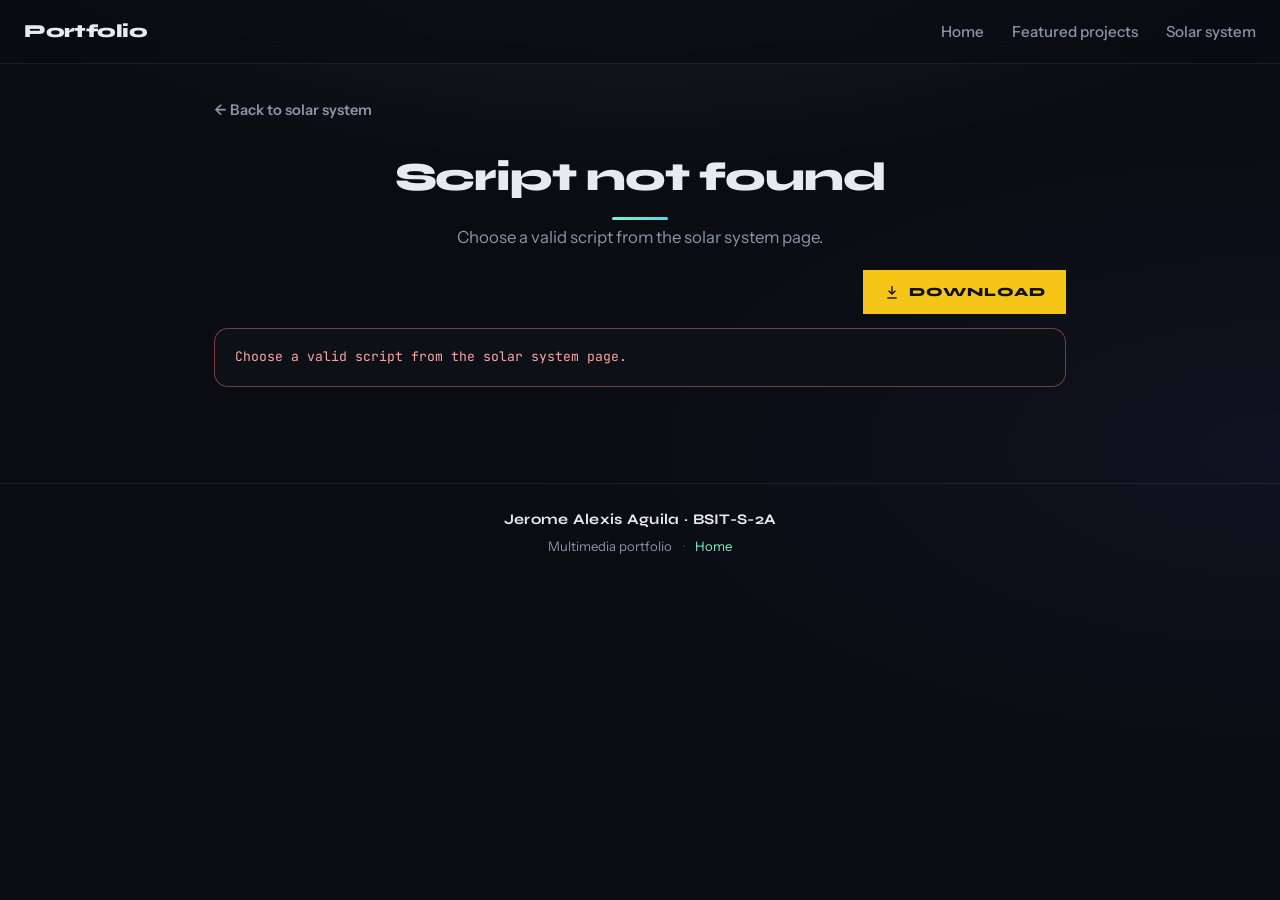
<file: code-view.html>
<!DOCTYPE html>
<html lang="en">
  <head>
    <meta charset="UTF-8" />
    <meta name="viewport" content="width=device-width, initial-scale=1.0" />
    <title>Python script | Multimedia Portfolio</title>
    <link rel="stylesheet" href="styles.css" />
    <link rel="stylesheet" href="project-pages.css" />
    <link rel="preconnect" href="https://fonts.googleapis.com" />
    <link rel="preconnect" href="https://fonts.gstatic.com" crossorigin />
    <link
      href="https://fonts.googleapis.com/css2?family=Instrument+Sans:ital,wght@0,400..700;1,400..700&family=JetBrains+Mono:wght@400;500&family=Syne:wght@600;700;800&display=swap"
      rel="stylesheet"
    />
  </head>
  <body>
    <header class="site-header">
      <a href="index.html" class="logo">Portfolio</a>
      <nav class="nav" aria-label="Primary">
        <a href="index.html#home">Home</a>
        <a href="index.html#portfolio">Featured projects</a>
        <a href="solar-system.html">Solar system</a>
      </nav>
      <button type="button" class="nav-toggle" aria-expanded="false" aria-controls="mobile-nav" aria-label="Open menu">
        <span></span><span></span><span></span>
      </button>
    </header>

    <div id="mobile-nav" class="mobile-nav" hidden>
      <a href="index.html#home">Home</a>
      <a href="index.html#portfolio">Featured projects</a>
      <a href="solar-system.html">Solar system</a>
    </div>

    <main class="section project-page-main code-view-main">
      <a href="solar-system.html" class="project-back">← Back to solar system</a>

      <h1 class="project-page-title" id="code-title">Python script</h1>
      <p class="code-view-lede" id="code-lede">Loading script…</p>

      <div class="code-view-toolbar">
        <a class="script-btn script-btn-download" id="code-download" href="#" download hidden>
          <svg viewBox="0 0 24 24" fill="none" stroke="currentColor" stroke-width="2" aria-hidden="true">
            <path d="M12 3v12"></path>
            <path d="M7 10l5 5 5-5"></path>
            <path d="M5 21h14"></path>
          </svg>
          Download
        </a>
      </div>

      <pre class="code-view-panel" id="code-panel" aria-live="polite"><code id="code-content"></code></pre>
    </main>

    <footer class="site-footer">
      <p class="site-footer-credits">Jerome Alexis Aguila · BSIT-S-2A</p>
      <p class="site-footer-meta">
        <span>Multimedia portfolio</span>
        <span class="sep" aria-hidden="true">·</span>
        <a href="index.html">Home</a>
      </p>
    </footer>

    <script src="script.js"></script>
    <script src="code-view.js"></script>
  </body>
</html>
</file>
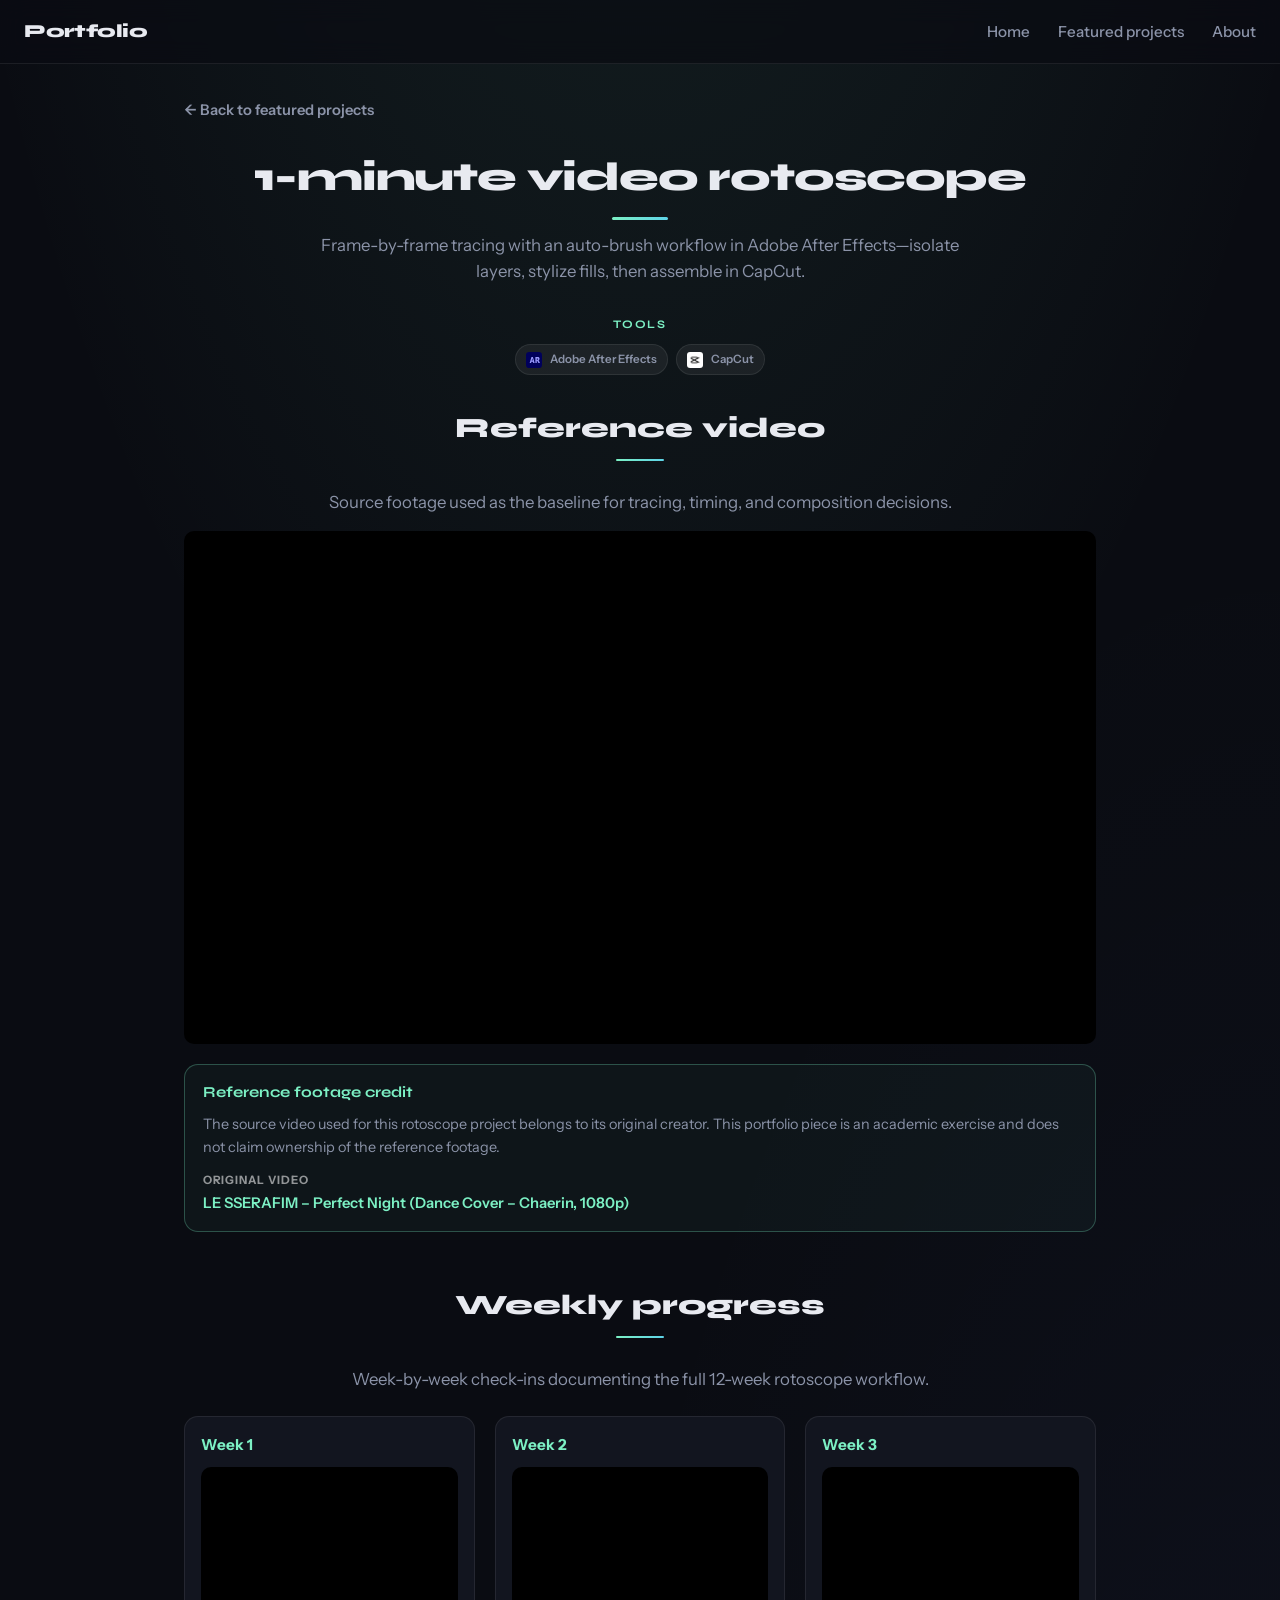
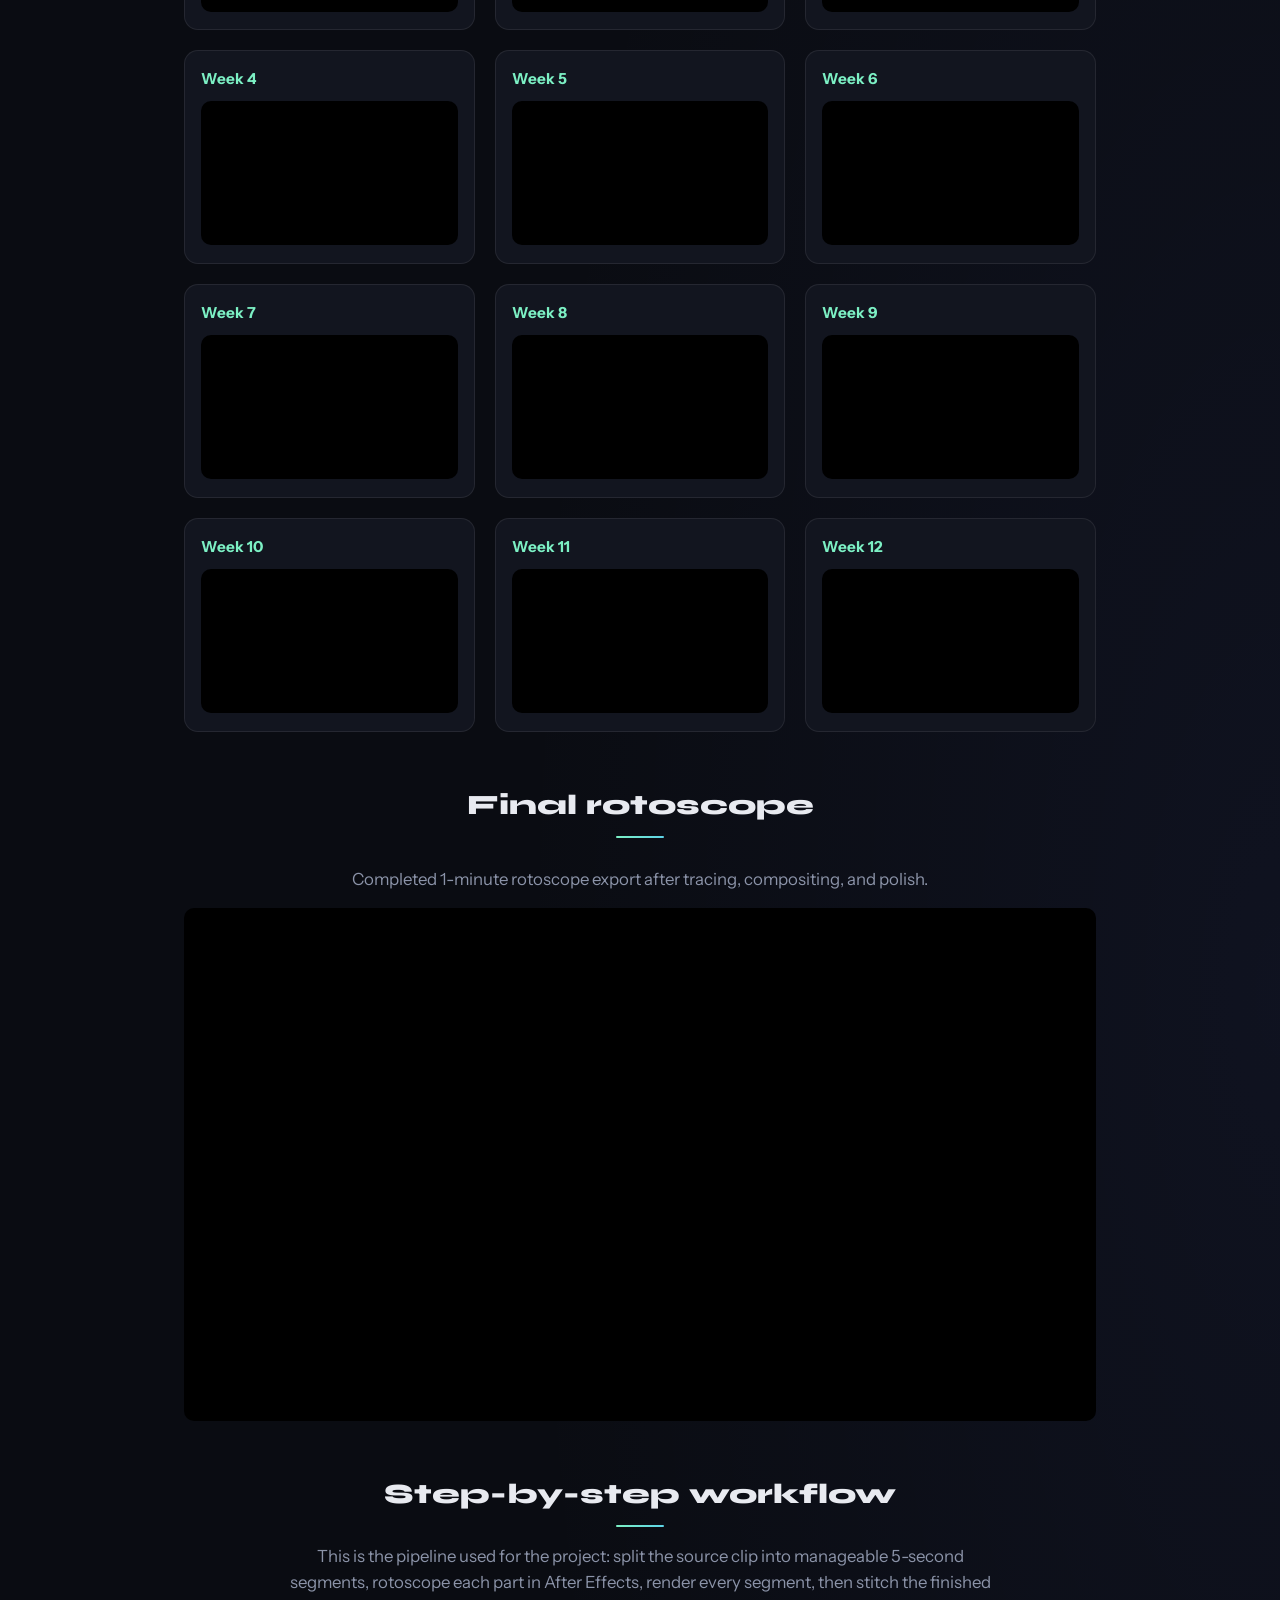
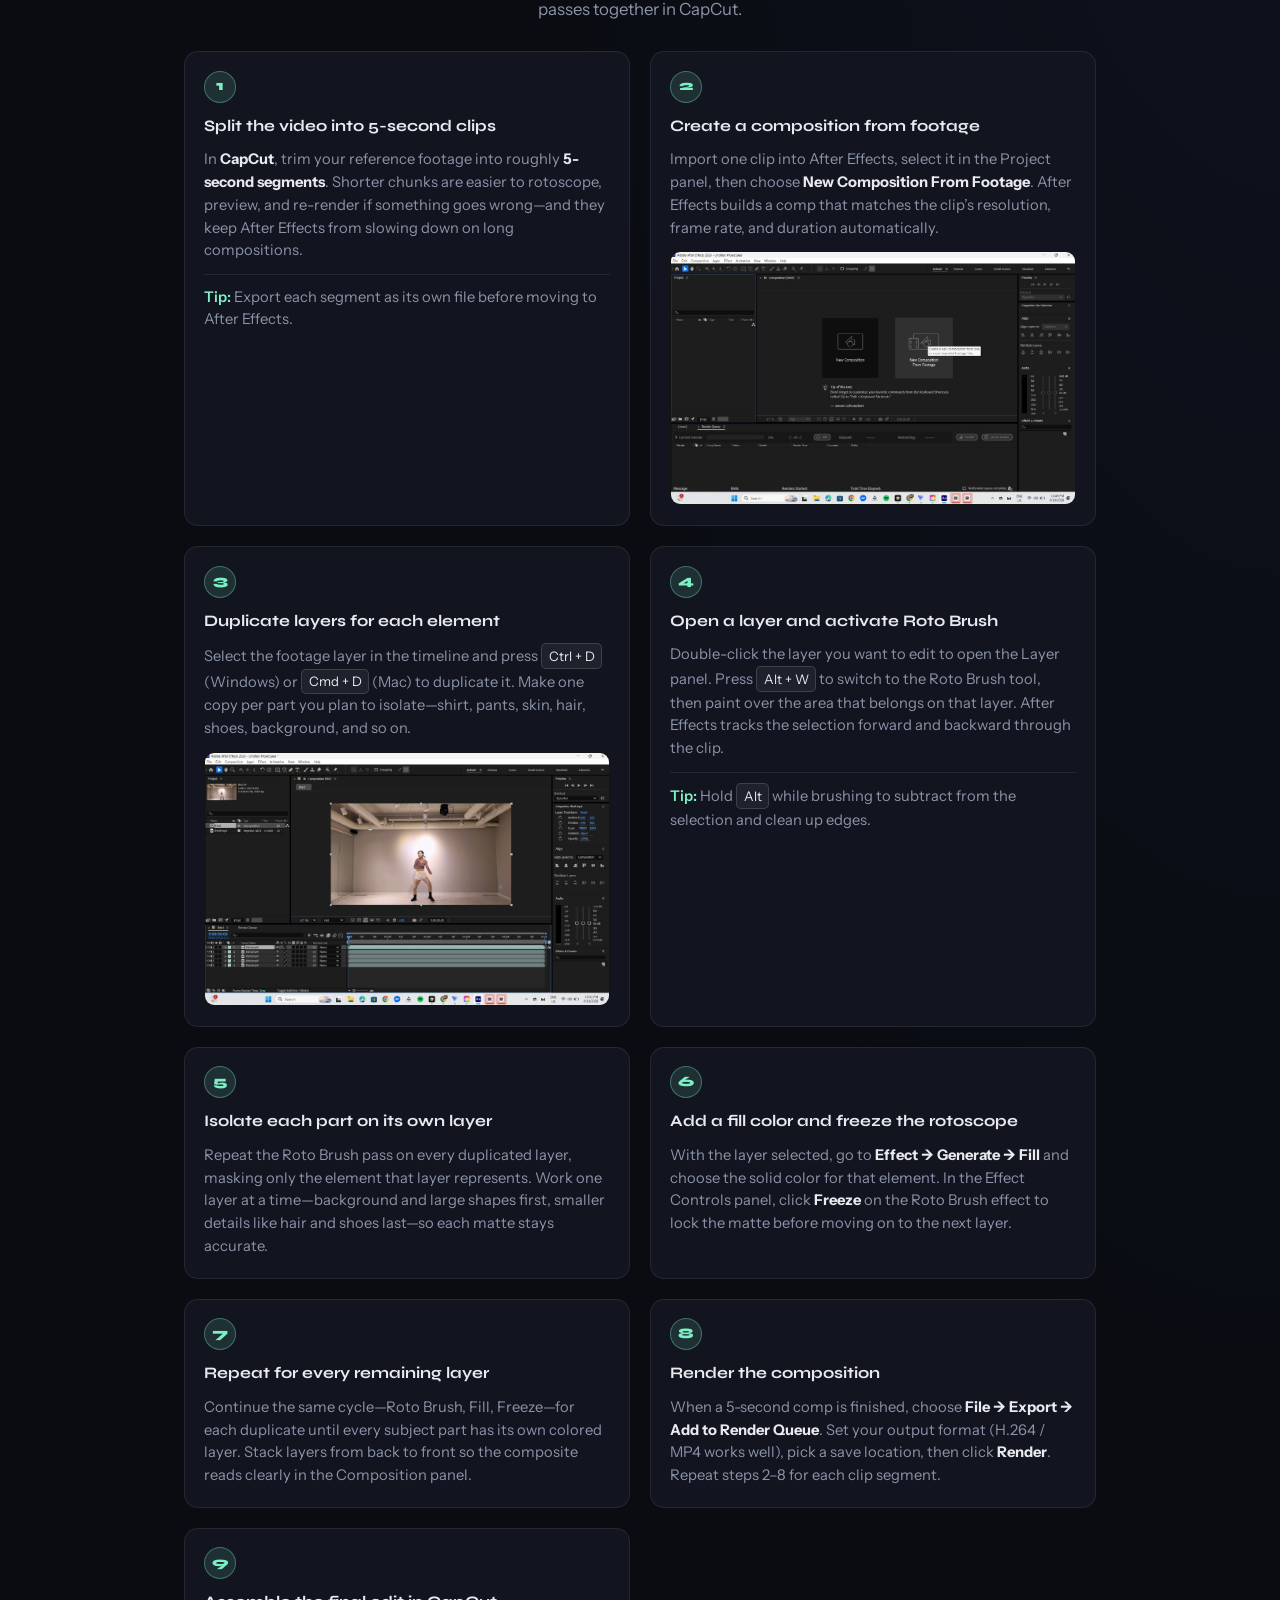
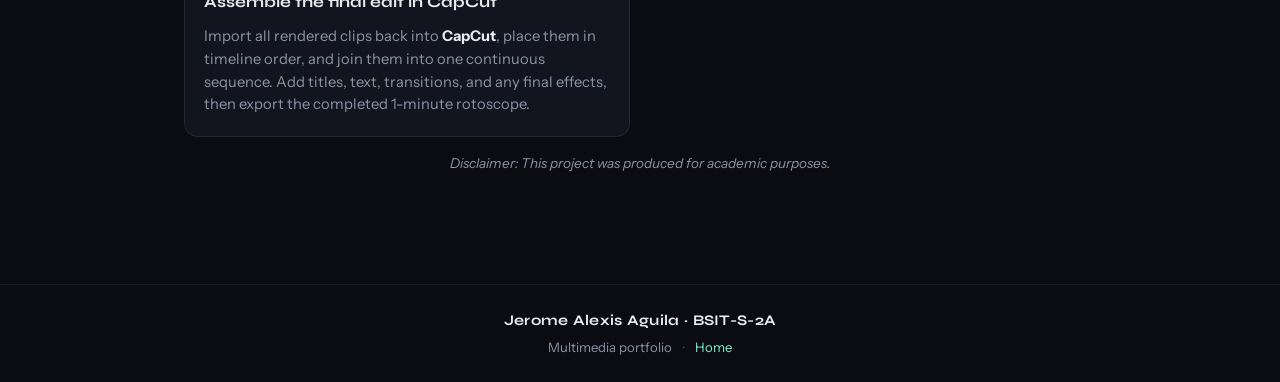
<file: rotoscope.html>
<!DOCTYPE html>
<html lang="en">
  <head>
    <meta charset="UTF-8" />
    <meta name="viewport" content="width=device-width, initial-scale=1.0" />
    <meta name="referrer" content="strict-origin-when-cross-origin" />
    <title>1-Minute Video Rotoscope | Multimedia Portfolio</title>
    <link rel="stylesheet" href="styles.css" />
    <link rel="stylesheet" href="project-pages.css" />
    <link rel="preconnect" href="https://fonts.googleapis.com" />
    <link rel="preconnect" href="https://fonts.gstatic.com" crossorigin />
    <link
      href="https://fonts.googleapis.com/css2?family=Instrument+Sans:ital,wght@0,400..700;1,400..700&family=Syne:wght@600;700;800&display=swap"
      rel="stylesheet"
    />
  </head>
  <body>
    <header class="site-header">
      <a href="index.html" class="logo">Portfolio</a>
      <nav class="nav" aria-label="Primary">
        <a href="index.html#home">Home</a>
        <a href="index.html#portfolio">Featured projects</a>
        <a href="index.html#about">About</a>
      </nav>
      <button type="button" class="nav-toggle" aria-expanded="false" aria-controls="mobile-nav" aria-label="Open menu">
        <span></span><span></span><span></span>
      </button>
    </header>

    <div id="mobile-nav" class="mobile-nav" hidden>
      <a href="index.html#home">Home</a>
      <a href="index.html#portfolio">Featured projects</a>
      <a href="index.html#about">About</a>
    </div>

    <main class="section project-page-main">
      <a href="index.html#portfolio" class="project-back">← Back to featured projects</a>

      <h1 class="project-page-title">1-minute video rotoscope</h1>
      <p class="project-lede">
        Frame-by-frame tracing with an auto-brush workflow in Adobe After Effects—isolate layers, stylize fills, then
        assemble in CapCut.
      </p>
      <div class="project-tools">
        <p class="project-tools-label">Tools</p>
        <div class="project-badges">
          <span class="project-tag">
            <img class="project-tag-icon" src="images/icons/after-effects.svg" alt="" width="16" height="16" />
            Adobe After Effects
          </span>
          <span class="project-tag">
            <img
              class="project-tag-icon project-tag-icon-capcut"
              src="images/icons/capcut.png"
              alt=""
              width="16"
              height="16"
            />
            CapCut
          </span>
        </div>
      </div>

      <section class="section-block" aria-labelledby="ref-heading">
        <h2 id="ref-heading">Reference video</h2>
        <p style="color: var(--muted); margin-bottom: 1rem; text-align: center; max-width: 40rem; margin-left: auto; margin-right: auto">
          Source footage used as the baseline for tracing, timing, and composition decisions.
        </p>
        <div class="video-frame">
          <iframe
            src="https://www.youtube.com/embed/9QbRdr-dJ0I"
            title="Reference video for rotoscope project — LE SSERAFIM Perfect Night dance cover"
            allow="accelerometer; autoplay; clipboard-write; encrypted-media; gyroscope; picture-in-picture; web-share"
            referrerpolicy="strict-origin-when-cross-origin"
            allowfullscreen
          ></iframe>
        </div>
        <aside class="reference-credit" aria-labelledby="reference-credit-heading">
          <h3 id="reference-credit-heading">Reference footage credit</h3>
          <p>
            The source video used for this rotoscope project belongs to its original creator. This portfolio piece is an
            academic exercise and does not claim ownership of the reference footage.
          </p>
          <dl class="reference-credit-list">
            <div>
              <dt>Original video</dt>
              <dd>
                <a href="https://youtu.be/9QbRdr-dJ0I?si=LVPQTvRvFGCoe-d2" target="_blank" rel="noopener noreferrer"
                  >LE SSERAFIM – Perfect Night (Dance Cover – Chaerin, 1080p)</a
                >
              </dd>
            </div>
          </dl>
        </aside>
      </section>

      <section class="section-block" aria-labelledby="weekly-heading">
        <h2 id="weekly-heading">Weekly progress</h2>
        <p style="color: var(--muted); margin-bottom: 1.5rem; text-align: center; max-width: 42rem; margin-left: auto; margin-right: auto">
          Week-by-week check-ins documenting the full 12-week rotoscope workflow.
        </p>

        <div class="weekly-grid">
          <div class="week-card">
            <h4>Week 1</h4>
            <div class="video-frame video-frame-small">
              <iframe
                src="https://www.youtube.com/embed/9W35hjpVSZc"
                title="Rotoscope weekly progress week 1"
                allow="accelerometer; autoplay; clipboard-write; encrypted-media; gyroscope; picture-in-picture; web-share"
                referrerpolicy="strict-origin-when-cross-origin"
                allowfullscreen
              ></iframe>
            </div>
          </div>

          <div class="week-card">
            <h4>Week 2</h4>
            <div class="video-frame video-frame-small">
              <iframe
                src="https://www.youtube.com/embed/2X7RBZ2-GwE"
                title="Rotoscope weekly progress week 2"
                allow="accelerometer; autoplay; clipboard-write; encrypted-media; gyroscope; picture-in-picture; web-share"
                referrerpolicy="strict-origin-when-cross-origin"
                allowfullscreen
              ></iframe>
            </div>
          </div>

          <div class="week-card">
            <h4>Week 3</h4>
            <div class="video-frame video-frame-small">
              <iframe
                src="https://www.youtube.com/embed/C1sXz-NceQA"
                title="Rotoscope weekly progress week 3"
                allow="accelerometer; autoplay; clipboard-write; encrypted-media; gyroscope; picture-in-picture; web-share"
                referrerpolicy="strict-origin-when-cross-origin"
                allowfullscreen
              ></iframe>
            </div>
                    
          </div>

          <div class="week-card">
            <h4>Week 4</h4>
            <div class="video-frame video-frame-small">
              <iframe
                src="https://www.youtube.com/embed/lbhqBbXgfUQ"
                title="Rotoscope weekly progress week 4"
                allow="accelerometer; autoplay; clipboard-write; encrypted-media; gyroscope; picture-in-picture; web-share"
                referrerpolicy="strict-origin-when-cross-origin"
                allowfullscreen
              ></iframe>
            </div>
          </div>

          <div class="week-card">
            <h4>Week 5</h4>
            <div class="video-frame video-frame-small">
              <iframe
                src="https://www.youtube.com/embed/sdRp3MRTTks"
                title="Rotoscope weekly progress week 5"
                allow="accelerometer; autoplay; clipboard-write; encrypted-media; gyroscope; picture-in-picture; web-share"
                referrerpolicy="strict-origin-when-cross-origin"
                allowfullscreen
              ></iframe>
            </div>
          </div>

          <div class="week-card">
            <h4>Week 6</h4>
            <div class="video-frame video-frame-small">
              <iframe
                src="https://www.youtube.com/embed/QrPYckz69Cg"
                title="Rotoscope weekly progress week 6"
                allow="accelerometer; autoplay; clipboard-write; encrypted-media; gyroscope; picture-in-picture; web-share"
                referrerpolicy="strict-origin-when-cross-origin"
                allowfullscreen
              ></iframe>
            </div>
          </div>

          <div class="week-card">
            <h4>Week 7</h4>
            <div class="video-frame video-frame-small">
              <iframe
                src="https://www.youtube.com/embed/vgUUKb48rxc"
                title="Rotoscope weekly progress week 7"
                allow="accelerometer; autoplay; clipboard-write; encrypted-media; gyroscope; picture-in-picture; web-share"
                referrerpolicy="strict-origin-when-cross-origin"
                allowfullscreen
              ></iframe>
            </div>
          </div>

          <div class="week-card">
            <h4>Week 8</h4>
            <div class="video-frame video-frame-small">
              <iframe
                src="https://www.youtube.com/embed/VeVmJdXEhW0"
                title="Rotoscope weekly progress week 8"
                allow="accelerometer; autoplay; clipboard-write; encrypted-media; gyroscope; picture-in-picture; web-share"
                referrerpolicy="strict-origin-when-cross-origin"
                allowfullscreen
              ></iframe>
            </div>
          </div>

          <div class="week-card">
            <h4>Week 9</h4>
            <div class="video-frame video-frame-small">
              <iframe
                src="https://www.youtube.com/embed/oDljv6PE5DU"
                title="Rotoscope weekly progress week 9"
                allow="accelerometer; autoplay; clipboard-write; encrypted-media; gyroscope; picture-in-picture; web-share"
                referrerpolicy="strict-origin-when-cross-origin"
                allowfullscreen
              ></iframe>
            </div>
          </div>

          <div class="week-card">
            <h4>Week 10</h4>
            <div class="video-frame video-frame-small">
              <iframe
                src="https://www.youtube.com/embed/H9p18wxVOf0"
                title="Rotoscope weekly progress week 10"
                allow="accelerometer; autoplay; clipboard-write; encrypted-media; gyroscope; picture-in-picture; web-share"
                referrerpolicy="strict-origin-when-cross-origin"
                allowfullscreen
              ></iframe>
            </div>
          </div>

          <div class="week-card">
            <h4>Week 11</h4>
            <div class="video-frame video-frame-small">
              <iframe
                src="https://www.youtube.com/embed/JOo2WYOCOQ8"
                title="Rotoscope weekly progress week 11"
                allow="accelerometer; autoplay; clipboard-write; encrypted-media; gyroscope; picture-in-picture; web-share"
                referrerpolicy="strict-origin-when-cross-origin"
                allowfullscreen
              ></iframe>
            </div>
          </div>

          <div class="week-card">
            <h4>Week 12</h4>
            <div class="video-frame video-frame-small">
              <iframe
                src="https://www.youtube.com/embed/M_HK28ChUuA"
                title="Rotoscope weekly progress week 12"
                allow="accelerometer; autoplay; clipboard-write; encrypted-media; gyroscope; picture-in-picture; web-share"
                referrerpolicy="strict-origin-when-cross-origin"
                allowfullscreen
              ></iframe>
            </div>
          </div>
        </div>
      </section>

      <section class="section-block" aria-labelledby="final-heading">
        <h2 id="final-heading">Final rotoscope</h2>
        <p style="color: var(--muted); margin-bottom: 1rem; text-align: center; max-width: 40rem; margin-left: auto; margin-right: auto">
          Completed 1-minute rotoscope export after tracing, compositing, and polish.
        </p>
        <div class="video-frame">
          <iframe
            src="https://www.youtube.com/embed/vjCemm_DU-U"
            title="Final rotoscope video"
            allow="accelerometer; autoplay; clipboard-write; encrypted-media; gyroscope; picture-in-picture; web-share"
            referrerpolicy="strict-origin-when-cross-origin"
            allowfullscreen
          ></iframe>
        </div>
      </section>

      <section class="section-block" id="workflow" aria-labelledby="workflow-heading">
        <h2 id="workflow-heading">Step-by-step workflow</h2>
        <p class="workflow-intro">
          This is the pipeline used for the project: split the source clip into manageable 5-second segments, rotoscope
          each part in After Effects, render every segment, then stitch the finished passes together in CapCut.
        </p>

        <ol class="workflow-steps">
          <li class="workflow-step">
            <span class="workflow-step-number" aria-hidden="true">1</span>
            <h3>Split the video into 5-second clips</h3>
            <p>
              In <strong style="color: var(--text)">CapCut</strong>, trim your reference footage into
              roughly <strong style="color: var(--text)">5-second segments</strong>. Shorter chunks are easier to
              rotoscope, preview, and re-render if something goes wrong—and they keep After Effects from slowing down on
              long compositions.
            </p>
            <p class="workflow-step-tip">
              <strong>Tip:</strong> Export each segment as its own file before moving to After Effects.
            </p>
          </li>

          <li class="workflow-step">
            <span class="workflow-step-number" aria-hidden="true">2</span>
            <h3>Create a composition from footage</h3>
            <p>
              Import one clip into After Effects, select it in the Project panel, then choose
              <strong style="color: var(--text)">New Composition From Footage</strong>. After Effects builds a comp
              that matches the clip’s resolution, frame rate, and duration automatically.
            </p>
            <div class="workflow-step-media">
              <img
                src="images/rotoscope-ae-composition-from-footage.png"
                alt="After Effects start screen with New Composition From Footage highlighted"
                loading="lazy"
              />
            </div>
          </li>

          <li class="workflow-step">
            <span class="workflow-step-number" aria-hidden="true">3</span>
            <h3>Duplicate layers for each element</h3>
            <p>
              Select the footage layer in the timeline and press <kbd>Ctrl + D</kbd> (Windows) or
              <kbd>Cmd + D</kbd> (Mac) to duplicate it. Make one copy per part you plan to isolate—shirt, pants, skin,
              hair, shoes, background, and so on.
            </p>
            <div class="workflow-step-media">
              <img
                src="images/rotoscope-ae-duplicate-layers.png"
                alt="After Effects timeline showing multiple duplicated footage layers"
                loading="lazy"
              />
            </div>
          </li>

          <li class="workflow-step">
            <span class="workflow-step-number" aria-hidden="true">4</span>
            <h3>Open a layer and activate Roto Brush</h3>
            <p>
              Double-click the layer you want to edit to open the Layer panel. Press <kbd>Alt + W</kbd> to switch to the
              Roto Brush tool, then paint over the area that belongs on that layer. After Effects tracks the selection
              forward and backward through the clip.
            </p>
            <p class="workflow-step-tip">
              <strong>Tip:</strong> Hold <kbd>Alt</kbd> while brushing to subtract from the selection and clean up edges.
            </p>
          </li>

          <li class="workflow-step">
            <span class="workflow-step-number" aria-hidden="true">5</span>
            <h3>Isolate each part on its own layer</h3>
            <p>
              Repeat the Roto Brush pass on every duplicated layer, masking only the element that layer represents. Work
              one layer at a time—background and large shapes first, smaller details like hair and shoes last—so each
              matte stays accurate.
            </p>
          </li>

          <li class="workflow-step">
            <span class="workflow-step-number" aria-hidden="true">6</span>
            <h3>Add a fill color and freeze the rotoscope</h3>
            <p>
              With the layer selected, go to <strong style="color: var(--text)">Effect → Generate → Fill</strong> and
              choose the solid color for that element. In the Effect Controls panel, click
              <strong style="color: var(--text)">Freeze</strong> on the Roto Brush effect to lock the matte before moving
              on to the next layer.
            </p>
          </li>

          <li class="workflow-step">
            <span class="workflow-step-number" aria-hidden="true">7</span>
            <h3>Repeat for every remaining layer</h3>
            <p>
              Continue the same cycle—Roto Brush, Fill, Freeze—for each duplicate until every subject part has its own
              colored layer. Stack layers from back to front so the composite reads clearly in the Composition panel.
            </p>
          </li>

          <li class="workflow-step">
            <span class="workflow-step-number" aria-hidden="true">8</span>
            <h3>Render the composition</h3>
            <p>
              When a 5-second comp is finished, choose
              <strong style="color: var(--text)">File → Export → Add to Render Queue</strong>. Set your output format
              (H.264 / MP4 works well), pick a save location, then click <strong style="color: var(--text)">Render</strong>.
              Repeat steps 2–8 for each clip segment.
            </p>
          </li>

          <li class="workflow-step">
            <span class="workflow-step-number" aria-hidden="true">9</span>
            <h3>Assemble the final edit in CapCut</h3>
            <p>
              Import all rendered clips back into <strong style="color: var(--text)">CapCut</strong>, place them in
              timeline order, and join them into one continuous sequence. Add titles, text, transitions, and any final
              effects, then export the completed 1-minute rotoscope.
            </p>
          </li>
        </ol>
      </section>

      <p class="disclaimer"><em>Disclaimer: This project was produced for academic purposes.</em></p>
    </main>

    <footer class="site-footer">
      <p class="site-footer-credits">Jerome Alexis Aguila · BSIT-S-2A</p>
      <p class="site-footer-meta">
        <span>Multimedia portfolio</span>
        <span class="sep" aria-hidden="true">·</span>
        <a href="index.html">Home</a>
      </p>
    </footer>

    <script src="script.js"></script>
  </body>
</html>
</file>
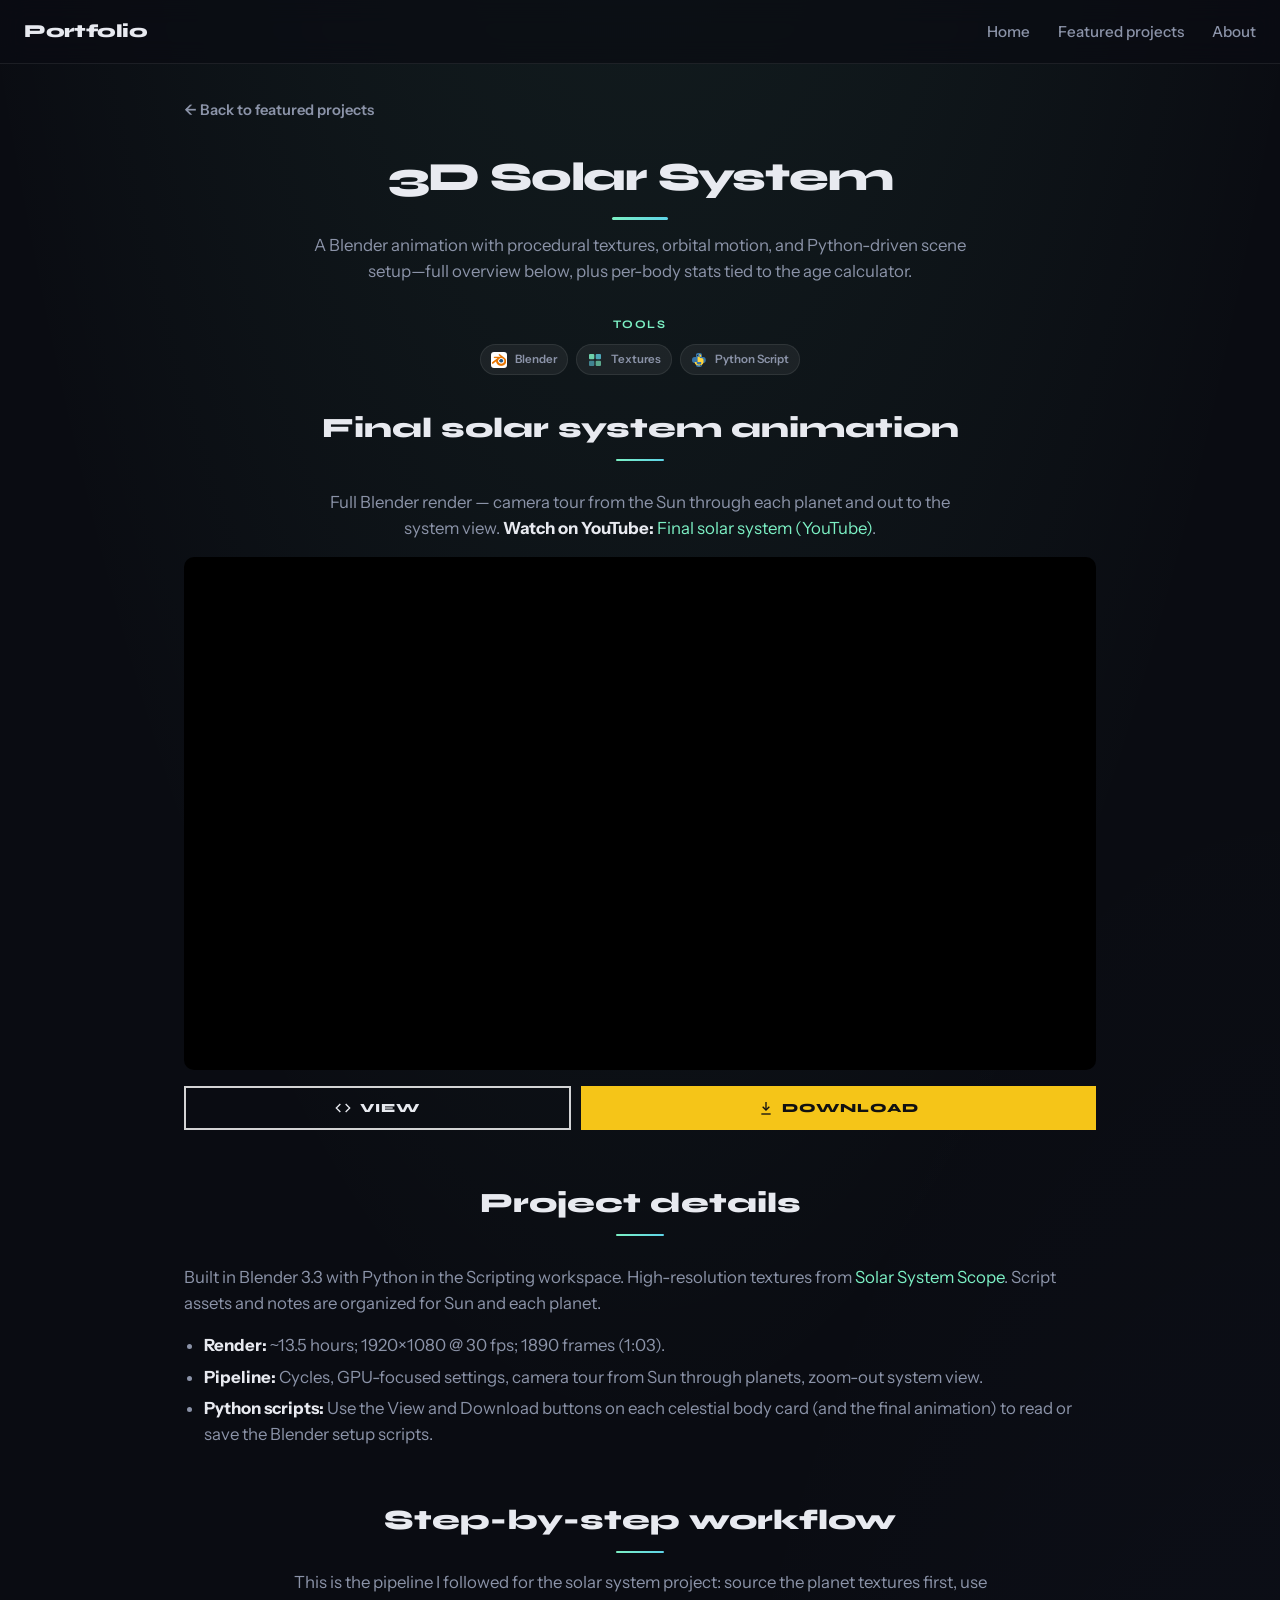
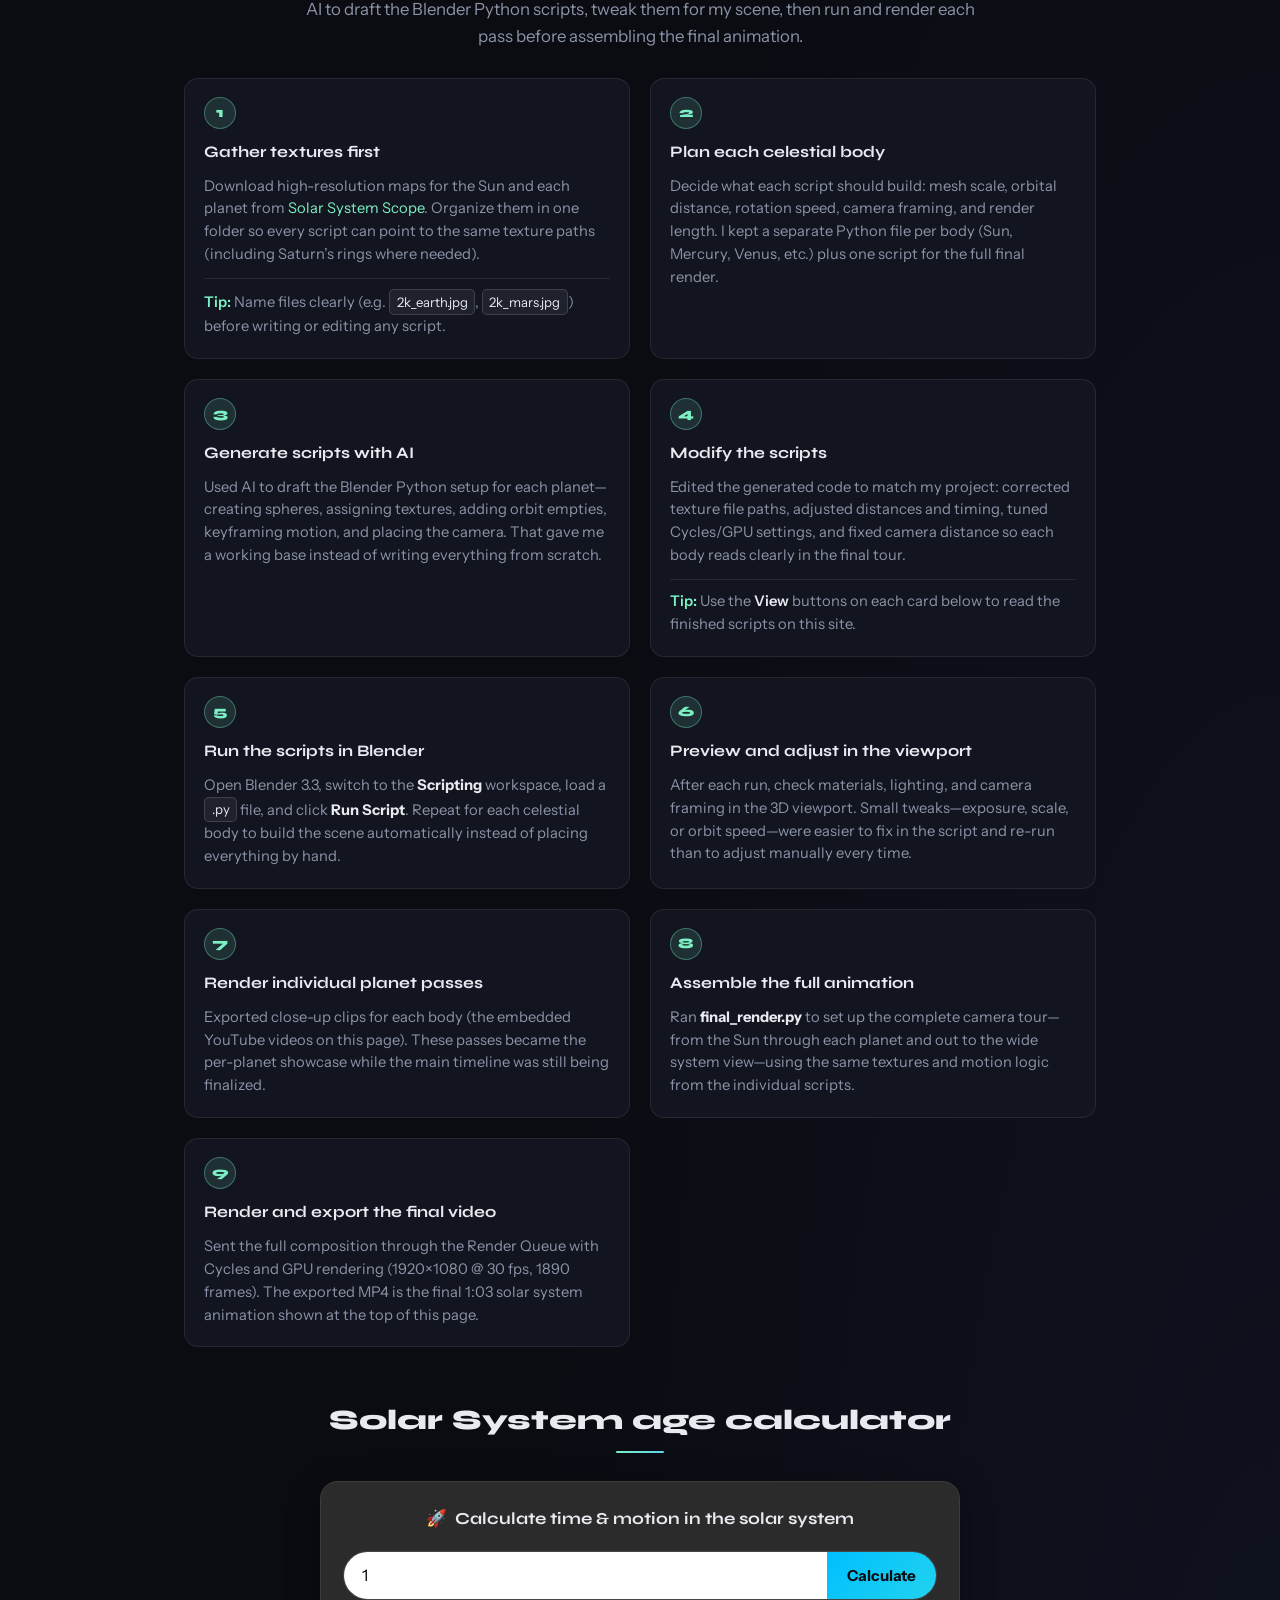
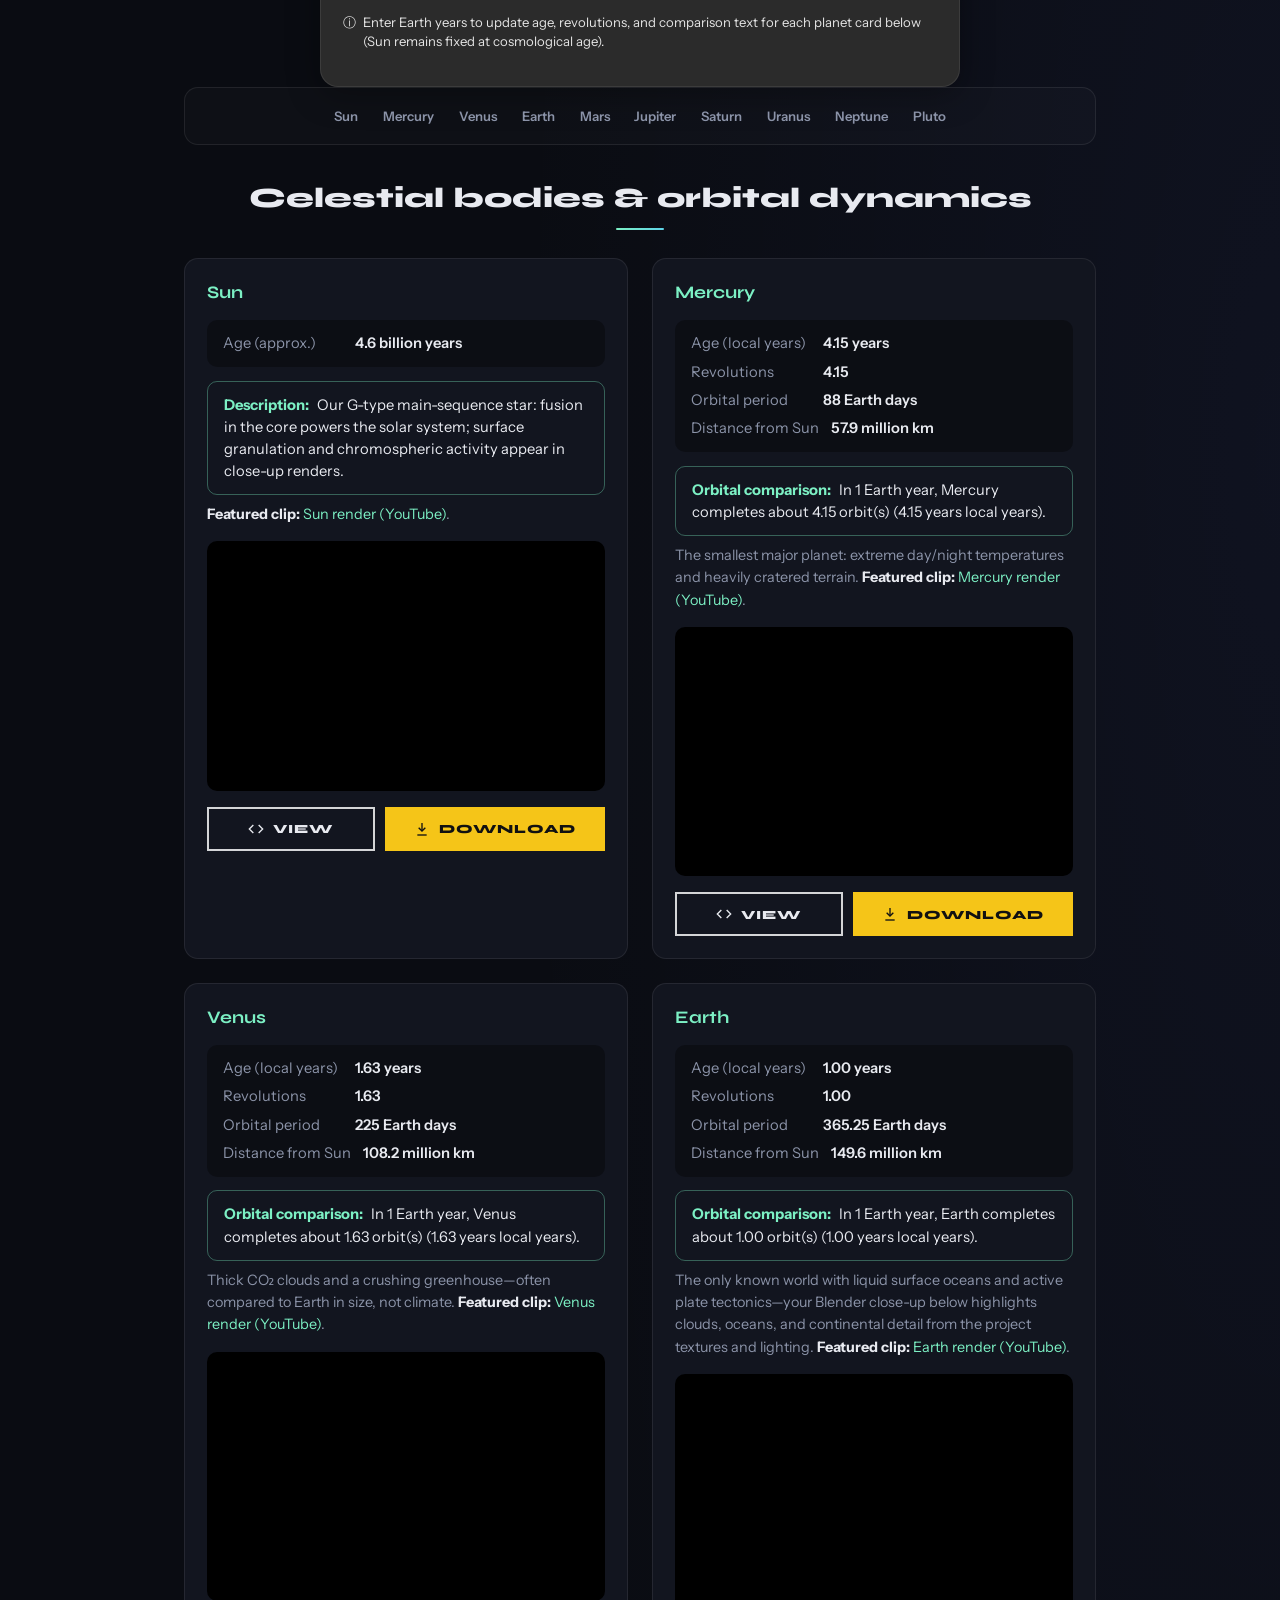
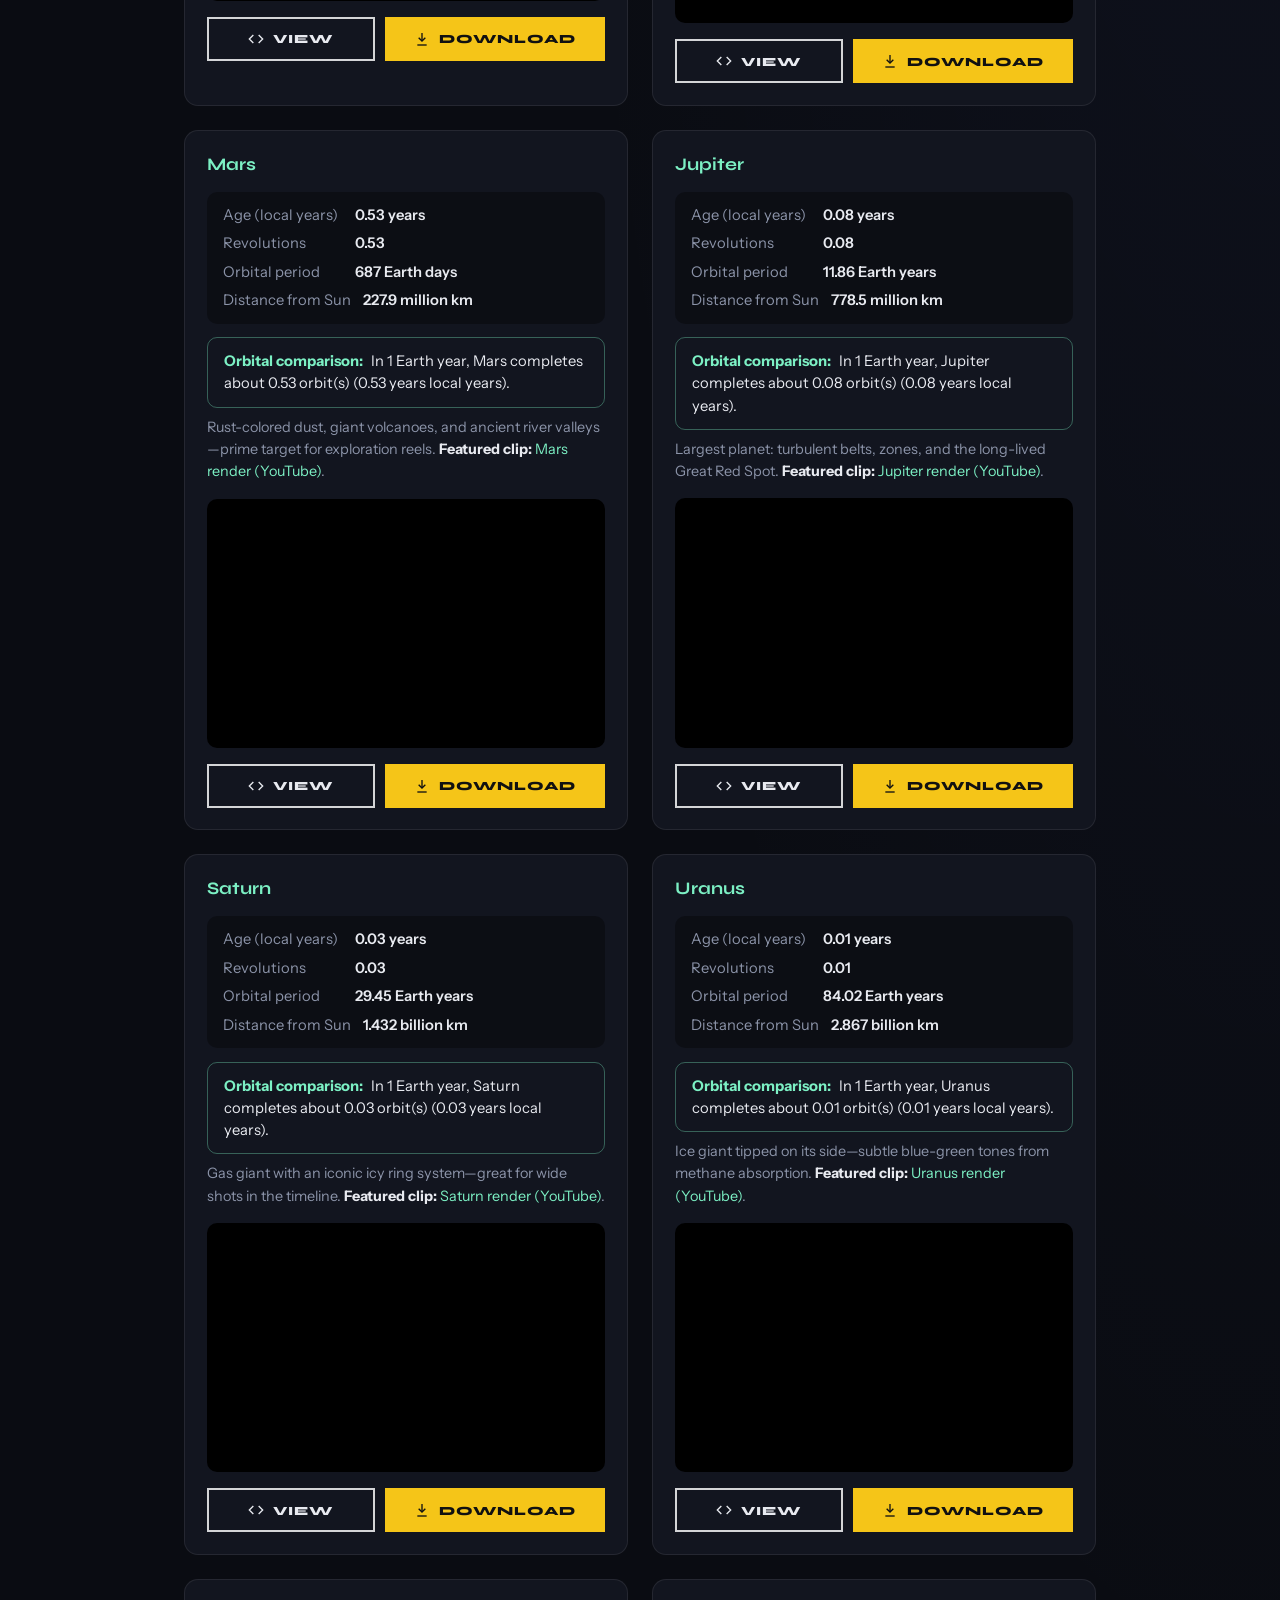
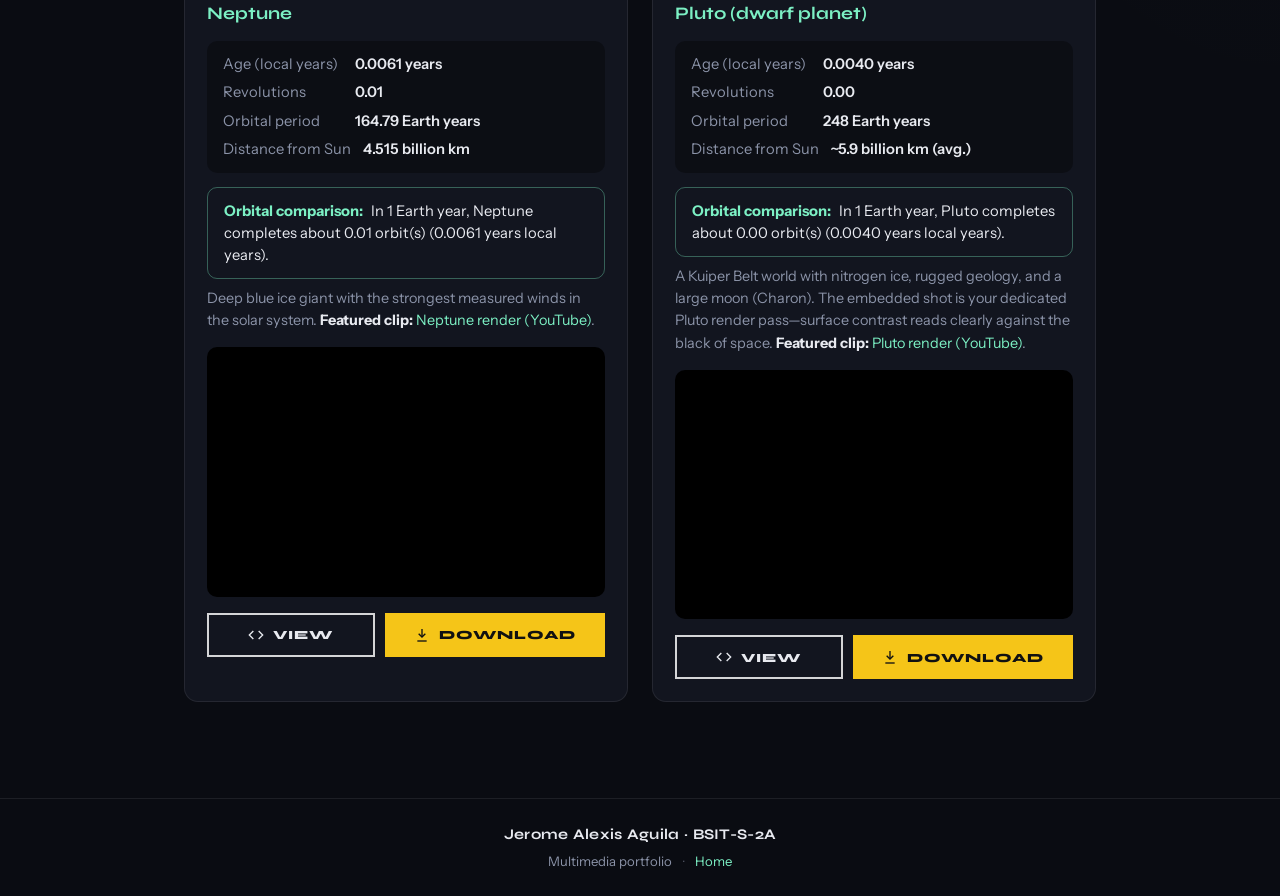
<file: solar-system.html>
<!DOCTYPE html>
<html lang="en">
  <head>
    <meta charset="UTF-8" />
    <meta name="viewport" content="width=device-width, initial-scale=1.0" />
    <meta name="referrer" content="strict-origin-when-cross-origin" />
    <title>3D Solar System | Multimedia Portfolio</title>
    <link rel="stylesheet" href="styles.css" />
    <link rel="stylesheet" href="project-pages.css" />
    <link rel="preconnect" href="https://fonts.googleapis.com" />
    <link rel="preconnect" href="https://fonts.gstatic.com" crossorigin />
    <link
      href="https://fonts.googleapis.com/css2?family=Instrument+Sans:ital,wght@0,400..700;1,400..700&family=Syne:wght@600;700;800&display=swap"
      rel="stylesheet"
    />
  </head>
  <body>
    <header class="site-header">
      <a href="index.html" class="logo">Portfolio</a>
      <nav class="nav" aria-label="Primary">
        <a href="index.html#home">Home</a>
        <a href="index.html#portfolio">Featured projects</a>
        <a href="index.html#about">About</a>
      </nav>
      <button type="button" class="nav-toggle" aria-expanded="false" aria-controls="mobile-nav" aria-label="Open menu">
        <span></span><span></span><span></span>
      </button>
    </header>

    <div id="mobile-nav" class="mobile-nav" hidden>
      <a href="index.html#home">Home</a>
      <a href="index.html#portfolio">Featured projects</a>
      <a href="index.html#about">About</a>
    </div>

    <main class="section project-page-main">
      <a href="index.html#portfolio" class="project-back">← Back to featured projects</a>

      <h1 class="project-page-title">3D Solar System</h1>
      <p class="project-lede">
        A Blender animation with procedural textures, orbital motion, and Python-driven scene setup—full overview below,
        plus per-body stats tied to the age calculator.
      </p>
      <div class="project-tools">
        <p class="project-tools-label">Tools</p>
        <div class="project-badges">
          <span class="project-tag">
            <img
              class="project-tag-icon project-tag-icon-blender"
              src="images/icons/blender.png"
              alt=""
              width="16"
              height="16"
            />
            Blender
          </span>
          <span class="project-tag">
            <img class="project-tag-icon" src="images/icons/textures.svg" alt="" width="16" height="16" />
            Textures
          </span>
          <span class="project-tag">
            <img class="project-tag-icon" src="images/icons/python.svg" alt="" width="16" height="16" />
            Python Script
          </span>
        </div>
      </div>

      <section class="section-block" aria-labelledby="final-animation-heading">
        <h2 id="final-animation-heading">Final solar system animation</h2>
        <p style="color: var(--muted); margin-bottom: 1rem; text-align: center; max-width: 40rem; margin-left: auto; margin-right: auto">
          Full Blender render — camera tour from the Sun through each planet and out to the system view.
          <strong style="color: var(--text)">Watch on YouTube:</strong>
          <a href="https://youtu.be/4ceoRROTX3s" target="_blank" rel="noopener noreferrer">Final solar system (YouTube)</a>.
        </p>
        <div class="video-frame">
          <iframe
            src="https://www.youtube.com/embed/4ceoRROTX3s"
            title="Final 3D solar system animation"
            allow="accelerometer; autoplay; clipboard-write; encrypted-media; gyroscope; picture-in-picture; web-share"
            referrerpolicy="strict-origin-when-cross-origin"
            allowfullscreen
          ></iframe>
        </div>
        <div class="script-actions" data-script="final_render.py"></div>
      </section>

      <section class="section-block" aria-labelledby="details-heading">
        <h2 id="details-heading">Project details</h2>
        <p style="color: var(--muted); margin-bottom: 1rem">
          Built in Blender 3.3 with Python in the Scripting workspace. High-resolution textures from
          <a href="https://www.solarsystemscope.com/textures/" target="_blank" rel="noopener noreferrer"
            >Solar System Scope</a
          >. Script assets and notes are organized for Sun and each planet.
        </p>
        <ul class="details-list">
          <li><strong style="color: var(--text)">Render:</strong> ~13.5 hours; 1920×1080 @ 30 fps; 1890 frames (1:03).</li>
          <li><strong style="color: var(--text)">Pipeline:</strong> Cycles, GPU-focused settings, camera tour from Sun through planets, zoom-out system view.</li>
          <li>
            <strong style="color: var(--text)">Python scripts:</strong>
            Use the View and Download buttons on each celestial body card (and the final animation) to read or save the
            Blender setup scripts.
          </li>
        </ul>
      </section>

      <section class="section-block" id="workflow" aria-labelledby="workflow-heading">
        <h2 id="workflow-heading">Step-by-step workflow</h2>
        <p class="workflow-intro">
          This is the pipeline I followed for the solar system project: source the planet textures first, use AI to draft
          the Blender Python scripts, tweak them for my scene, then run and render each pass before assembling the final
          animation.
        </p>

        <ol class="workflow-steps">
          <li class="workflow-step">
            <span class="workflow-step-number" aria-hidden="true">1</span>
            <h3>Gather textures first</h3>
            <p>
              Download high-resolution maps for the Sun and each planet from
              <a href="https://www.solarsystemscope.com/textures/" target="_blank" rel="noopener noreferrer"
                >Solar System Scope</a
              >. Organize them in one folder so every script can point to the same texture paths (including Saturn’s
              rings where needed).
            </p>
            <p class="workflow-step-tip">
              <strong>Tip:</strong> Name files clearly (e.g. <kbd>2k_earth.jpg</kbd>, <kbd>2k_mars.jpg</kbd>) before
              writing or editing any script.
            </p>
          </li>

          <li class="workflow-step">
            <span class="workflow-step-number" aria-hidden="true">2</span>
            <h3>Plan each celestial body</h3>
            <p>
              Decide what each script should build: mesh scale, orbital distance, rotation speed, camera framing, and
              render length. I kept a separate Python file per body (Sun, Mercury, Venus, etc.) plus one script for the
              full final render.
            </p>
          </li>

          <li class="workflow-step">
            <span class="workflow-step-number" aria-hidden="true">3</span>
            <h3>Generate scripts with AI</h3>
            <p>
              Used AI to draft the Blender Python setup for each planet—creating spheres, assigning textures, adding orbit
              empties, keyframing motion, and placing the camera. That gave me a working base instead of writing
              everything from scratch.
            </p>
          </li>

          <li class="workflow-step">
            <span class="workflow-step-number" aria-hidden="true">4</span>
            <h3>Modify the scripts</h3>
            <p>
              Edited the generated code to match my project: corrected texture file paths, adjusted distances and timing,
              tuned Cycles/GPU settings, and fixed camera distance so each body reads clearly in the final tour.
            </p>
            <p class="workflow-step-tip">
              <strong>Tip:</strong> Use the <strong style="color: var(--text)">View</strong> buttons on each card below
              to read the finished scripts on this site.
            </p>
          </li>

          <li class="workflow-step">
            <span class="workflow-step-number" aria-hidden="true">5</span>
            <h3>Run the scripts in Blender</h3>
            <p>
              Open Blender 3.3, switch to the <strong style="color: var(--text)">Scripting</strong> workspace, load a
              <kbd>.py</kbd> file, and click <strong style="color: var(--text)">Run Script</strong>. Repeat for each
              celestial body to build the scene automatically instead of placing everything by hand.
            </p>
          </li>

          <li class="workflow-step">
            <span class="workflow-step-number" aria-hidden="true">6</span>
            <h3>Preview and adjust in the viewport</h3>
            <p>
              After each run, check materials, lighting, and camera framing in the 3D viewport. Small tweaks—exposure,
              scale, or orbit speed—were easier to fix in the script and re-run than to adjust manually every time.
            </p>
          </li>

          <li class="workflow-step">
            <span class="workflow-step-number" aria-hidden="true">7</span>
            <h3>Render individual planet passes</h3>
            <p>
              Exported close-up clips for each body (the embedded YouTube videos on this page). These passes became the
              per-planet showcase while the main timeline was still being finalized.
            </p>
          </li>

          <li class="workflow-step">
            <span class="workflow-step-number" aria-hidden="true">8</span>
            <h3>Assemble the full animation</h3>
            <p>
              Ran <strong style="color: var(--text)">final_render.py</strong> to set up the complete camera tour—from the
              Sun through each planet and out to the wide system view—using the same textures and motion logic from the
              individual scripts.
            </p>
          </li>

          <li class="workflow-step">
            <span class="workflow-step-number" aria-hidden="true">9</span>
            <h3>Render and export the final video</h3>
            <p>
              Sent the full composition through the Render Queue with Cycles and GPU rendering (1920×1080 @ 30 fps,
              1890 frames). The exported MP4 is the final 1:03 solar system animation shown at the top of this page.
            </p>
          </li>
        </ol>
      </section>

      <section class="section-block" id="age-calculator" aria-labelledby="calc-heading">
        <h2 id="calc-heading">Solar System age calculator</h2>
        <div class="solar-calculator-card">
          <h3><span aria-hidden="true">🚀</span> Calculate time &amp; motion in the solar system</h3>
          <div class="calc-input-row">
            <input
              type="number"
              id="earthYearsInput"
              min="0"
              step="0.1"
              value="1"
              aria-label="Earth years"
              placeholder="Enter Earth years"
            />
            <button type="button" id="calcButton" data-label="Calculate">Calculate</button>
          </div>
          <p class="solar-calculator-hint">
            <span aria-hidden="true">ⓘ</span>
            Enter Earth years to update age, revolutions, and comparison text for each planet card below (Sun remains
            fixed at cosmological age).
          </p>
        </div>
      </section>

      <nav class="body-nav" aria-label="Celestial bodies on this page">
        <a href="#sun">Sun</a>
        <a href="#mercury">Mercury</a>
        <a href="#venus">Venus</a>
        <a href="#earth">Earth</a>
        <a href="#mars">Mars</a>
        <a href="#jupiter">Jupiter</a>
        <a href="#saturn">Saturn</a>
        <a href="#uranus">Uranus</a>
        <a href="#neptune">Neptune</a>
        <a href="#pluto">Pluto</a>
      </nav>

      <section class="section-block" id="celestial-bodies" aria-labelledby="bodies-heading">
        <h2 id="bodies-heading">Celestial bodies &amp; orbital dynamics</h2>

        <div class="celestial-grid">
          <article id="sun" class="celestial-card">
            <h3>Sun</h3>
            <div class="planet-stats">
              <div class="stat-item">
                <span class="stat-label">Age (approx.)</span>
                <span class="stat-value">4.6 billion years</span>
              </div>
            </div>
            <div class="time-comparison">
              <strong>Description:</strong>
              <span class="time-comparison-text">
                Our G-type main-sequence star: fusion in the core powers the solar system; surface granulation and
                chromospheric activity appear in close-up renders.
              </span>
            </div>
            <p style="color: var(--muted); font-size: 0.9rem; margin: -0.5rem 0 1rem">
              <strong style="color: var(--text)">Featured clip:</strong>
              <a href="https://youtu.be/XpJLt5KvN-w" target="_blank" rel="noopener noreferrer">Sun render (YouTube)</a>.
            </p>
            <div class="media-frame">
              <iframe
                src="https://www.youtube.com/embed/XpJLt5KvN-w"
                title="Sun — Blender render"
                allow="accelerometer; autoplay; clipboard-write; encrypted-media; gyroscope; picture-in-picture; web-share"
                referrerpolicy="strict-origin-when-cross-origin"
                allowfullscreen
              ></iframe>
            </div>
            <div class="script-actions" data-script="Sun.py"></div>
          </article>

          <article id="mercury" class="celestial-card">
            <h3>Mercury</h3>
            <div class="planet-stats">
              <div class="stat-item">
                <span class="stat-label">Age (local years)</span>
                <span class="stat-value age-display" data-body="mercury">—</span>
              </div>
              <div class="stat-item">
                <span class="stat-label">Revolutions</span>
                <span class="stat-value revolution-display" data-body="mercury">—</span>
              </div>
              <div class="stat-item">
                <span class="stat-label">Orbital period</span>
                <span class="stat-value">88 Earth days</span>
              </div>
              <div class="stat-item">
                <span class="stat-label">Distance from Sun</span>
                <span class="stat-value">57.9 million km</span>
              </div>
            </div>
            <div class="time-comparison" data-body="mercury">
              <strong>Orbital comparison:</strong>
              <span class="time-comparison-text"></span>
            </div>
            <p style="color: var(--muted); font-size: 0.9rem; margin: -0.5rem 0 1rem">
              The smallest major planet: extreme day/night temperatures and heavily cratered terrain.
              <strong style="color: var(--text)">Featured clip:</strong>
              <a href="https://youtu.be/nyOQu1hNvaA" target="_blank" rel="noopener noreferrer">Mercury render (YouTube)</a>.
            </p>
            <div class="media-frame">
              <iframe
                src="https://www.youtube.com/embed/nyOQu1hNvaA"
                title="Mercury — Blender render"
                allow="accelerometer; autoplay; clipboard-write; encrypted-media; gyroscope; picture-in-picture; web-share"
                referrerpolicy="strict-origin-when-cross-origin"
                allowfullscreen
              ></iframe>
            </div>
            <div class="script-actions" data-script="Mercury.py"></div>
          </article>

          <article id="venus" class="celestial-card">
            <h3>Venus</h3>
            <div class="planet-stats">
              <div class="stat-item">
                <span class="stat-label">Age (local years)</span>
                <span class="stat-value age-display" data-body="venus">—</span>
              </div>
              <div class="stat-item">
                <span class="stat-label">Revolutions</span>
                <span class="stat-value revolution-display" data-body="venus">—</span>
              </div>
              <div class="stat-item">
                <span class="stat-label">Orbital period</span>
                <span class="stat-value">225 Earth days</span>
              </div>
              <div class="stat-item">
                <span class="stat-label">Distance from Sun</span>
                <span class="stat-value">108.2 million km</span>
              </div>
            </div>
            <div class="time-comparison" data-body="venus">
              <strong>Orbital comparison:</strong>
              <span class="time-comparison-text"></span>
            </div>
            <p style="color: var(--muted); font-size: 0.9rem; margin: -0.5rem 0 1rem">
              Thick CO₂ clouds and a crushing greenhouse—often compared to Earth in size, not climate.
              <strong style="color: var(--text)">Featured clip:</strong>
              <a href="https://youtu.be/sE6AWdYMRPs" target="_blank" rel="noopener noreferrer">Venus render (YouTube)</a>.
            </p>
            <div class="media-frame">
              <iframe
                src="https://www.youtube.com/embed/sE6AWdYMRPs"
                title="Venus — Blender render"
                allow="accelerometer; autoplay; clipboard-write; encrypted-media; gyroscope; picture-in-picture; web-share"
                referrerpolicy="strict-origin-when-cross-origin"
                allowfullscreen
              ></iframe>
            </div>
            <div class="script-actions" data-script="Venus.py"></div>
          </article>

          <article id="earth" class="celestial-card">
            <h3>Earth</h3>
            <div class="planet-stats">
              <div class="stat-item">
                <span class="stat-label">Age (local years)</span>
                <span class="stat-value age-display" data-body="earth">—</span>
              </div>
              <div class="stat-item">
                <span class="stat-label">Revolutions</span>
                <span class="stat-value revolution-display" data-body="earth">—</span>
              </div>
              <div class="stat-item">
                <span class="stat-label">Orbital period</span>
                <span class="stat-value">365.25 Earth days</span>
              </div>
              <div class="stat-item">
                <span class="stat-label">Distance from Sun</span>
                <span class="stat-value">149.6 million km</span>
              </div>
            </div>
            <div class="time-comparison" data-body="earth">
              <strong>Orbital comparison:</strong>
              <span class="time-comparison-text"></span>
            </div>
            <p style="color: var(--muted); font-size: 0.9rem; margin: -0.5rem 0 1rem">
              The only known world with liquid surface oceans and active plate tectonics—your Blender close-up below
              highlights clouds, oceans, and continental detail from the project textures and lighting.
              <strong style="color: var(--text)">Featured clip:</strong>
              <a href="https://youtu.be/KItMGlGh6Yo" target="_blank" rel="noopener noreferrer">Earth render (YouTube)</a>.
            </p>
            <div class="media-frame">
              <iframe
                src="https://www.youtube.com/embed/KItMGlGh6Yo"
                title="Earth — Blender render"
                allow="accelerometer; autoplay; clipboard-write; encrypted-media; gyroscope; picture-in-picture; web-share"
                referrerpolicy="strict-origin-when-cross-origin"
                allowfullscreen
              ></iframe>
            </div>
            <div class="script-actions" data-script="Earth.py"></div>
          </article>

          <article id="mars" class="celestial-card">
            <h3>Mars</h3>
            <div class="planet-stats">
              <div class="stat-item">
                <span class="stat-label">Age (local years)</span>
                <span class="stat-value age-display" data-body="mars">—</span>
              </div>
              <div class="stat-item">
                <span class="stat-label">Revolutions</span>
                <span class="stat-value revolution-display" data-body="mars">—</span>
              </div>
              <div class="stat-item">
                <span class="stat-label">Orbital period</span>
                <span class="stat-value">687 Earth days</span>
              </div>
              <div class="stat-item">
                <span class="stat-label">Distance from Sun</span>
                <span class="stat-value">227.9 million km</span>
              </div>
            </div>
            <div class="time-comparison" data-body="mars">
              <strong>Orbital comparison:</strong>
              <span class="time-comparison-text"></span>
            </div>
            <p style="color: var(--muted); font-size: 0.9rem; margin: -0.5rem 0 1rem">
              Rust-colored dust, giant volcanoes, and ancient river valleys—prime target for exploration reels.
              <strong style="color: var(--text)">Featured clip:</strong>
              <a href="https://youtu.be/mNKNfwXvrjs" target="_blank" rel="noopener noreferrer">Mars render (YouTube)</a>.
            </p>
            <div class="media-frame">
              <iframe
                src="https://www.youtube.com/embed/mNKNfwXvrjs"
                title="Mars — Blender render"
                allow="accelerometer; autoplay; clipboard-write; encrypted-media; gyroscope; picture-in-picture; web-share"
                referrerpolicy="strict-origin-when-cross-origin"
                allowfullscreen
              ></iframe>
            </div>
            <div class="script-actions" data-script="Mars.py"></div>
          </article>

          <article id="jupiter" class="celestial-card">
            <h3>Jupiter</h3>
            <div class="planet-stats">
              <div class="stat-item">
                <span class="stat-label">Age (local years)</span>
                <span class="stat-value age-display" data-body="jupiter">—</span>
              </div>
              <div class="stat-item">
                <span class="stat-label">Revolutions</span>
                <span class="stat-value revolution-display" data-body="jupiter">—</span>
              </div>
              <div class="stat-item">
                <span class="stat-label">Orbital period</span>
                <span class="stat-value">11.86 Earth years</span>
              </div>
              <div class="stat-item">
                <span class="stat-label">Distance from Sun</span>
                <span class="stat-value">778.5 million km</span>
              </div>
            </div>
            <div class="time-comparison" data-body="jupiter">
              <strong>Orbital comparison:</strong>
              <span class="time-comparison-text"></span>
            </div>
            <p style="color: var(--muted); font-size: 0.9rem; margin: -0.5rem 0 1rem">
              Largest planet: turbulent belts, zones, and the long-lived Great Red Spot.
              <strong style="color: var(--text)">Featured clip:</strong>
              <a href="https://youtu.be/8UuGZyT6qCQ" target="_blank" rel="noopener noreferrer">Jupiter render (YouTube)</a>.
            </p>
            <div class="media-frame">
              <iframe
                src="https://www.youtube.com/embed/8UuGZyT6qCQ?si=IFr3BDKHMdYxihjx"
                title="YouTube video player"
                frameborder="0"
                allow="accelerometer; autoplay; clipboard-write; encrypted-media; gyroscope; picture-in-picture; web-share"
                referrerpolicy="strict-origin-when-cross-origin"
                allowfullscreen
              ></iframe>
            </div>
            <div class="script-actions" data-script="Jupiter.py"></div>
          </article>

          <article id="saturn" class="celestial-card">
            <h3>Saturn</h3>
            <div class="planet-stats">
              <div class="stat-item">
                <span class="stat-label">Age (local years)</span>
                <span class="stat-value age-display" data-body="saturn">—</span>
              </div>
              <div class="stat-item">
                <span class="stat-label">Revolutions</span>
                <span class="stat-value revolution-display" data-body="saturn">—</span>
              </div>
              <div class="stat-item">
                <span class="stat-label">Orbital period</span>
                <span class="stat-value">29.45 Earth years</span>
              </div>
              <div class="stat-item">
                <span class="stat-label">Distance from Sun</span>
                <span class="stat-value">1.432 billion km</span>
              </div>
            </div>
            <div class="time-comparison" data-body="saturn">
              <strong>Orbital comparison:</strong>
              <span class="time-comparison-text"></span>
            </div>
            <p style="color: var(--muted); font-size: 0.9rem; margin: -0.5rem 0 1rem">
              Gas giant with an iconic icy ring system—great for wide shots in the timeline.
              <strong style="color: var(--text)">Featured clip:</strong>
              <a href="https://youtu.be/hLdWvRPFUqI" target="_blank" rel="noopener noreferrer">Saturn render (YouTube)</a>.
            </p>
            <div class="media-frame">
              <iframe
                src="https://www.youtube.com/embed/hLdWvRPFUqI"
                title="Saturn — Blender render"
                allow="accelerometer; autoplay; clipboard-write; encrypted-media; gyroscope; picture-in-picture; web-share"
                referrerpolicy="strict-origin-when-cross-origin"
                allowfullscreen
              ></iframe>
            </div>
            <div class="script-actions" data-script="Saturn.py"></div>
          </article>

          <article id="uranus" class="celestial-card">
            <h3>Uranus</h3>
            <div class="planet-stats">
              <div class="stat-item">
                <span class="stat-label">Age (local years)</span>
                <span class="stat-value age-display" data-body="uranus">—</span>
              </div>
              <div class="stat-item">
                <span class="stat-label">Revolutions</span>
                <span class="stat-value revolution-display" data-body="uranus">—</span>
              </div>
              <div class="stat-item">
                <span class="stat-label">Orbital period</span>
                <span class="stat-value">84.02 Earth years</span>
              </div>
              <div class="stat-item">
                <span class="stat-label">Distance from Sun</span>
                <span class="stat-value">2.867 billion km</span>
              </div>
            </div>
            <div class="time-comparison" data-body="uranus">
              <strong>Orbital comparison:</strong>
              <span class="time-comparison-text"></span>
            </div>
            <p style="color: var(--muted); font-size: 0.9rem; margin: -0.5rem 0 1rem">
              Ice giant tipped on its side—subtle blue-green tones from methane absorption.
              <strong style="color: var(--text)">Featured clip:</strong>
              <a href="https://youtu.be/Eis4_4wI8yU" target="_blank" rel="noopener noreferrer">Uranus render (YouTube)</a>.
            </p>
            <div class="media-frame">
              <iframe
                src="https://www.youtube.com/embed/Eis4_4wI8yU"
                title="Uranus — Blender render"
                allow="accelerometer; autoplay; clipboard-write; encrypted-media; gyroscope; picture-in-picture; web-share"
                referrerpolicy="strict-origin-when-cross-origin"
                allowfullscreen
              ></iframe>
            </div>
            <div class="script-actions" data-script="Uranus.py"></div>
          </article>

          <article id="neptune" class="celestial-card">
            <h3>Neptune</h3>
            <div class="planet-stats">
              <div class="stat-item">
                <span class="stat-label">Age (local years)</span>
                <span class="stat-value age-display" data-body="neptune">—</span>
              </div>
              <div class="stat-item">
                <span class="stat-label">Revolutions</span>
                <span class="stat-value revolution-display" data-body="neptune">—</span>
              </div>
              <div class="stat-item">
                <span class="stat-label">Orbital period</span>
                <span class="stat-value">164.79 Earth years</span>
              </div>
              <div class="stat-item">
                <span class="stat-label">Distance from Sun</span>
                <span class="stat-value">4.515 billion km</span>
              </div>
            </div>
            <div class="time-comparison" data-body="neptune">
              <strong>Orbital comparison:</strong>
              <span class="time-comparison-text"></span>
            </div>
            <p style="color: var(--muted); font-size: 0.9rem; margin: -0.5rem 0 1rem">
              Deep blue ice giant with the strongest measured winds in the solar system.
              <strong style="color: var(--text)">Featured clip:</strong>
              <a href="https://youtu.be/OIcDfakZD1o" target="_blank" rel="noopener noreferrer">Neptune render (YouTube)</a>.
            </p>
            <div class="media-frame">
              <iframe
                src="https://www.youtube.com/embed/OIcDfakZD1o"
                title="Neptune — Blender render"
                allow="accelerometer; autoplay; clipboard-write; encrypted-media; gyroscope; picture-in-picture; web-share"
                referrerpolicy="strict-origin-when-cross-origin"
                allowfullscreen
              ></iframe>
            </div>
            <div class="script-actions" data-script="Neptune.py"></div>
          </article>

          <article id="pluto" class="celestial-card">
            <h3>Pluto (dwarf planet)</h3>
            <div class="planet-stats">
              <div class="stat-item">
                <span class="stat-label">Age (local years)</span>
                <span class="stat-value age-display" data-body="pluto">—</span>
              </div>
              <div class="stat-item">
                <span class="stat-label">Revolutions</span>
                <span class="stat-value revolution-display" data-body="pluto">—</span>
              </div>
              <div class="stat-item">
                <span class="stat-label">Orbital period</span>
                <span class="stat-value">248 Earth years</span>
              </div>
              <div class="stat-item">
                <span class="stat-label">Distance from Sun</span>
                <span class="stat-value">~5.9 billion km (avg.)</span>
              </div>
            </div>
            <div class="time-comparison" data-body="pluto">
              <strong>Orbital comparison:</strong>
              <span class="time-comparison-text"></span>
            </div>
            <p style="color: var(--muted); font-size: 0.9rem; margin: -0.5rem 0 1rem">
              A Kuiper Belt world with nitrogen ice, rugged geology, and a large moon (Charon). The embedded shot is your
              dedicated Pluto render pass—surface contrast reads clearly against the black of space.
              <strong style="color: var(--text)">Featured clip:</strong>
              <a href="https://youtu.be/ByTeNpNgHdE" target="_blank" rel="noopener noreferrer">Pluto render (YouTube)</a>.
            </p>
            <div class="media-frame">
              <iframe
                src="https://www.youtube.com/embed/ByTeNpNgHdE"
                title="Pluto — Blender render"
                allow="accelerometer; autoplay; clipboard-write; encrypted-media; gyroscope; picture-in-picture; web-share"
                referrerpolicy="strict-origin-when-cross-origin"
                allowfullscreen
              ></iframe>
            </div>
            <div class="script-actions" data-script="Pluto.py"></div>
          </article>
        </div>
      </section>
    </main>

    <footer class="site-footer">
      <p class="site-footer-credits">Jerome Alexis Aguila · BSIT-S-2A</p>
      <p class="site-footer-meta">
        <span>Multimedia portfolio</span>
        <span class="sep" aria-hidden="true">·</span>
        <a href="index.html">Home</a>
      </p>
    </footer>

    <script src="script.js"></script>
    <script src="solar-system.js"></script>
  </body>
</html>
</file>
<file: styles.css>
:root {
  --bg: #0a0c12;
  --bg-elevated: #12151f;
  --text: #e8eaf0;
  --muted: #8b93a8;
  --accent: #7cf0c4;
  --accent-dim: #3d8f75;
  --border: rgba(255, 255, 255, 0.08);
  --radius: 14px;
  --font-display: "Syne", system-ui, sans-serif;
  --font-body: "Instrument Sans", system-ui, sans-serif;
  --header-h: 64px;
}

*,
*::before,
*::after {
  box-sizing: border-box;
}

html {
  scroll-behavior: smooth;
}

body {
  margin: 0;
  min-height: 100vh;
  font-family: var(--font-body);
  font-size: 1.05rem;
  line-height: 1.55;
  color: var(--text);
  background: var(--bg);
  background-image:
    radial-gradient(ellipse 120% 80% at 50% -20%, rgba(124, 240, 196, 0.12), transparent 50%),
    radial-gradient(ellipse 60% 40% at 100% 50%, rgba(100, 120, 255, 0.06), transparent);
}

a {
  color: var(--accent);
  text-decoration: none;
}

a:hover {
  text-decoration: underline;
}

.site-header {
  position: fixed;
  top: 0;
  left: 0;
  right: 0;
  z-index: 100;
  height: var(--header-h);
  display: flex;
  align-items: center;
  justify-content: space-between;
  padding: 0 1.5rem;
  background: rgba(10, 12, 18, 0.72);
  backdrop-filter: blur(12px);
  border-bottom: 1px solid var(--border);
}

.logo {
  font-family: var(--font-display);
  font-weight: 800;
  font-size: 1.15rem;
  letter-spacing: -0.02em;
  color: var(--text);
  text-decoration: none;
}

.logo:hover {
  color: var(--accent);
  text-decoration: none;
}

.nav {
  display: flex;
  gap: 1.75rem;
}

.nav a {
  color: var(--muted);
  font-weight: 500;
  font-size: 0.95rem;
  text-decoration: none;
  transition: color 0.2s;
}

.nav a:hover {
  color: var(--text);
  text-decoration: none;
}

.nav-toggle {
  display: none;
  flex-direction: column;
  justify-content: center;
  gap: 5px;
  width: 44px;
  height: 44px;
  padding: 0;
  border: none;
  background: transparent;
  cursor: pointer;
}

.nav-toggle span {
  display: block;
  height: 2px;
  width: 22px;
  background: var(--text);
  border-radius: 1px;
  transition: transform 0.25s, opacity 0.25s;
}

.nav-toggle[aria-expanded="true"] span:nth-child(1) {
  transform: translateY(7px) rotate(45deg);
}

.nav-toggle[aria-expanded="true"] span:nth-child(2) {
  opacity: 0;
}

.nav-toggle[aria-expanded="true"] span:nth-child(3) {
  transform: translateY(-7px) rotate(-45deg);
}

.mobile-nav {
  display: none;
  position: fixed;
  top: var(--header-h);
  left: 0;
  right: 0;
  z-index: 99;
  flex-direction: column;
  padding: 1rem 1.5rem 1.25rem;
  background: rgba(10, 12, 18, 0.95);
  border-bottom: 1px solid var(--border);
  backdrop-filter: blur(12px);
}

.mobile-nav a {
  color: var(--text);
  padding: 0.65rem 0;
  font-weight: 500;
}

.mobile-nav:not([hidden]) {
  display: flex;
}

main {
  padding-top: var(--header-h);
}

.section {
  padding: clamp(3rem, 8vw, 6rem) 1.5rem;
  max-width: 1080px;
  margin: 0 auto;
}

.section-home {
  min-height: calc(100vh - var(--header-h));
  display: flex;
  align-items: center;
  position: relative;
  overflow: hidden;
}

.home-inner {
  position: relative;
  z-index: 1;
  max-width: 38rem;
}

.eyebrow {
  font-size: 0.8rem;
  font-weight: 600;
  letter-spacing: 0.2em;
  text-transform: uppercase;
  color: var(--accent-dim);
  margin: 0 0 0.75rem;
}

.section-home h1 {
  font-family: var(--font-display);
  font-weight: 800;
  font-size: clamp(2.25rem, 5vw, 3.5rem);
  line-height: 1.1;
  letter-spacing: -0.03em;
  margin: 0 0 1rem;
}

.lede {
  color: var(--muted);
  margin: 0 0 1.75rem;
  font-size: 1.1rem;
}

.btn-primary {
  display: inline-block;
  padding: 0.75rem 1.35rem;
  background: linear-gradient(135deg, var(--accent), #5ed4e8);
  color: #0a0c12;
  font-weight: 600;
  border-radius: 999px;
  text-decoration: none;
  transition: transform 0.2s, box-shadow 0.2s;
}

.btn-primary:hover {
  transform: translateY(-2px);
  box-shadow: 0 8px 24px rgba(124, 240, 196, 0.25);
  text-decoration: none;
}

.home-glow {
  position: absolute;
  right: -20%;
  top: 50%;
  transform: translateY(-50%);
  width: min(55vw, 420px);
  aspect-ratio: 1;
  border-radius: 50%;
  background: radial-gradient(circle, rgba(124, 240, 196, 0.18) 0%, transparent 65%);
  pointer-events: none;
}

.section-head {
  margin-bottom: 2.5rem;
}

.section-head h2 {
  font-family: var(--font-display);
  font-weight: 800;
  font-size: clamp(1.75rem, 4vw, 2.35rem);
  letter-spacing: -0.03em;
  margin: 0 0 0.5rem;
}

.section-head p {
  color: var(--muted);
  margin: 0;
  max-width: 42rem;
}

.portfolio-grid {
  display: flex;
  flex-direction: column;
  gap: 1.75rem;
}

.card {
  background: var(--bg-elevated);
  border: 1px solid var(--border);
  border-radius: var(--radius);
  padding: 1.35rem 1.35rem 1.5rem;
}

.card-head {
  display: flex;
  align-items: center;
  justify-content: space-between;
  gap: 0.75rem;
  margin-bottom: 1rem;
}

.card-head h3 {
  font-family: var(--font-display);
  font-weight: 700;
  font-size: 1.15rem;
  margin: 0;
}

.badge {
  font-size: 0.7rem;
  font-weight: 600;
  letter-spacing: 0.06em;
  text-transform: uppercase;
  padding: 0.25rem 0.55rem;
  border-radius: 6px;
  background: rgba(255, 255, 255, 0.06);
  color: var(--muted);
}

.badge-live {
  background: rgba(124, 240, 196, 0.15);
  color: var(--accent);
}

.solar-placeholder {
  aspect-ratio: 16 / 10;
  border-radius: 10px;
  background: rgba(0, 0, 0, 0.35);
  border: 1px dashed rgba(255, 255, 255, 0.15);
  display: flex;
  align-items: center;
  justify-content: center;
  overflow: hidden;
}

.solar-placeholder-inner {
  position: relative;
  text-align: center;
  padding: 1.5rem;
  width: 100%;
}

.solar-placeholder-inner p {
  margin: 0;
  color: var(--muted);
  font-size: 0.95rem;
  max-width: 16rem;
  margin-inline: auto;
}

.orbit-ring {
  display: block;
  width: 120px;
  height: 120px;
  margin: 0 auto 1rem;
  border: 1px solid rgba(124, 240, 196, 0.25);
  border-radius: 50%;
  animation: spin 24s linear infinite;
}

.orbit-dot {
  position: absolute;
  left: 50%;
  top: 0;
  width: 8px;
  height: 8px;
  margin-left: -4px;
  margin-top: 52px;
  background: var(--accent);
  border-radius: 50%;
  box-shadow: 0 0 12px var(--accent);
}

@keyframes spin {
  to {
    transform: rotate(360deg);
  }
}

.card-note {
  color: var(--muted);
  font-size: 0.95rem;
  margin: 0 0 1rem;
}

.video-frame {
  position: relative;
  width: 100%;
  aspect-ratio: 16 / 9;
  border-radius: 10px;
  overflow: hidden;
  background: #000;
}

.video-frame iframe {
  position: absolute;
  inset: 0;
  width: 100%;
  height: 100%;
  border: 0;
}

.weekly-progress {
  margin-top: 1rem;
  padding: 0.9rem 1rem;
  border: 1px solid var(--border);
  border-radius: 10px;
  background: rgba(255, 255, 255, 0.02);
}

.weekly-progress h4 {
  margin: 0 0 0.5rem;
  font-size: 0.95rem;
  color: var(--text);
}

.weekly-progress-list {
  display: grid;
  gap: 0.9rem;
}

.weekly-item {
  margin: 0;
}

.weekly-label {
  margin: 0 0 0.45rem;
  color: var(--muted);
  font-size: 0.9rem;
  font-weight: 600;
}

.video-frame-small {
  aspect-ratio: 16 / 9;
}

.section-about {
  border-top: 1px solid var(--border);
}

.about-inner h2 {
  font-family: var(--font-display);
  font-weight: 800;
  font-size: clamp(1.75rem, 4vw, 2.35rem);
  margin: 0 0 1rem;
}

.about-inner p {
  color: var(--muted);
  margin: 0 0 1rem;
  max-width: 46rem;
}

.about-inner strong {
  color: var(--text);
  font-weight: 600;
}

.about-inner p:last-child {
  margin-bottom: 0;
}

.site-footer {
  padding: 1.5rem 1.25rem;
  text-align: center;
  font-size: 0.85rem;
  color: var(--muted);
  border-top: 1px solid var(--border);
}

.site-footer-credits {
  margin: 0 0 0.35rem;
  font-family: var(--font-display);
  font-weight: 700;
  font-size: 0.92rem;
  color: var(--text);
  letter-spacing: 0.02em;
}

.site-footer-meta {
  margin: 0;
  font-size: 0.82rem;
}

.site-footer .sep {
  margin: 0 0.5rem;
  opacity: 0.5;
}

@media (max-width: 720px) {
  .nav {
    display: none;
  }

  .nav-toggle {
    display: flex;
  }

  .home-glow {
    opacity: 0.5;
  }
}
</file>
<file: project-pages.css>
/* Shared project / subpage layout (used by index featured grid + project HTML pages) */

.section-head-centered {
  text-align: center;
  max-width: 36rem;
  margin-left: auto;
  margin-right: auto;
}

.section-head-centered p {
  margin-left: auto;
  margin-right: auto;
}

.section-head-centered h2 {
  position: relative;
  display: inline-block;
  padding-bottom: 0.65rem;
  margin-bottom: 0.75rem;
}

.section-head-centered h2::after {
  content: "";
  position: absolute;
  left: 50%;
  bottom: 0;
  transform: translateX(-50%);
  width: 3.5rem;
  height: 3px;
  border-radius: 2px;
  background: linear-gradient(90deg, var(--accent), #5ed4e8);
}

.featured-projects-grid {
  display: grid;
  grid-template-columns: 1fr;
  gap: 1.5rem;
}

@media (min-width: 800px) {
  .featured-projects-grid {
    grid-template-columns: 1fr 1fr;
    gap: 1.75rem;
    align-items: stretch;
  }
}

.featured-project-card {
  display: flex;
  flex-direction: column;
  background: var(--bg-elevated);
  border: 1px solid var(--border);
  border-radius: var(--radius);
  overflow: hidden;
  text-decoration: none;
  color: inherit;
  transition: transform 0.2s ease, box-shadow 0.2s ease, border-color 0.2s ease;
}

.featured-project-card:hover {
  transform: translateY(-4px);
  box-shadow: 0 16px 40px rgba(0, 0, 0, 0.35);
  border-color: rgba(124, 240, 196, 0.2);
}

.featured-project-thumb {
  aspect-ratio: 16 / 10;
  background: #0d0f16;
  border-bottom: 1px solid var(--border);
  overflow: hidden;
}

.featured-project-thumb img {
  display: block;
  width: 100%;
  height: 100%;
  object-fit: cover;
}

.featured-project-body {
  padding: 1.25rem 1.35rem 1.45rem;
  flex: 1;
  display: flex;
  flex-direction: column;
}

.featured-project-kicker {
  margin: 0 0 0.35rem;
  font-size: 0.7rem;
  font-weight: 700;
  letter-spacing: 0.16em;
  text-transform: uppercase;
  color: var(--accent);
  opacity: 0.95;
}

.featured-project-title {
  font-family: var(--font-display);
  font-weight: 800;
  font-size: 1.25rem;
  margin: 0 0 0.65rem;
  text-decoration: underline;
  text-decoration-thickness: 2px;
  text-underline-offset: 4px;
  text-decoration-color: rgba(124, 240, 196, 0.5);
}

.featured-project-desc {
  margin: 0 0 1rem;
  font-size: 0.98rem;
  color: var(--muted);
  line-height: 1.55;
  flex: 1;
}

.featured-project-tags {
  display: flex;
  flex-wrap: wrap;
  gap: 0.5rem;
}

.project-tag {
  display: inline-flex;
  align-items: center;
  gap: 0.45rem;
  font-size: 0.72rem;
  font-weight: 600;
  padding: 0.35rem 0.65rem;
  border-radius: 999px;
  background: rgba(255, 255, 255, 0.06);
  border: 1px solid var(--border);
  color: var(--muted);
}

.project-tag-icon {
  width: 1rem;
  height: 1rem;
  flex-shrink: 0;
  display: block;
}

.project-tag-icon-capcut,
.project-tag-icon-blender {
  background: #fff;
  border-radius: 3px;
  object-fit: contain;
  padding: 1px;
}

/* ——— Subpages (solar-system, rotoscope) ——— */

.project-page-main {
  max-width: 960px;
}

.project-back {
  display: inline-block;
  margin-bottom: 1.5rem;
  font-size: 0.92rem;
  font-weight: 600;
  color: var(--muted);
}

.project-back:hover {
  color: var(--accent);
}

.project-page-title {
  font-family: var(--font-display);
  font-weight: 800;
  font-size: clamp(1.85rem, 4vw, 2.5rem);
  letter-spacing: -0.03em;
  margin: 0 0 0.75rem;
  text-align: center;
  position: relative;
  padding-bottom: 0.75rem;
}

.project-page-title::after {
  content: "";
  position: absolute;
  left: 50%;
  bottom: 0;
  transform: translateX(-50%);
  width: 3.5rem;
  height: 3px;
  border-radius: 2px;
  background: linear-gradient(90deg, var(--accent), #5ed4e8);
}

.project-lede {
  text-align: center;
  color: var(--muted);
  max-width: 42rem;
  margin: 0 auto 2rem;
}

.project-tools {
  margin-bottom: 2rem;
  text-align: center;
}

.project-tools-label {
  margin: 0 0 0.65rem;
  font-family: var(--font-display);
  font-size: 0.72rem;
  font-weight: 700;
  letter-spacing: 0.16em;
  text-transform: uppercase;
  color: var(--accent);
}

.project-badges {
  display: flex;
  flex-wrap: wrap;
  justify-content: center;
  gap: 0.5rem;
  margin-bottom: 0;
}

.body-nav {
  display: flex;
  flex-wrap: wrap;
  gap: 0.45rem;
  justify-content: center;
  margin-bottom: 2rem;
  padding: 0.85rem 1rem;
  border: 1px solid var(--border);
  border-radius: var(--radius);
  background: rgba(255, 255, 255, 0.02);
}

.body-nav a {
  font-size: 0.82rem;
  font-weight: 600;
  padding: 0.25rem 0.55rem;
  border-radius: 6px;
  color: var(--muted);
}

.body-nav a:hover {
  color: var(--accent);
  background: rgba(124, 240, 196, 0.08);
}

.section-block h2 {
  font-family: var(--font-display);
  font-weight: 800;
  font-size: clamp(1.35rem, 3vw, 1.75rem);
  text-align: center;
  margin: 0 0 1.75rem;
  position: relative;
  padding-bottom: 0.65rem;
}

.project-page-main .section-block + .section-block {
  margin-top: 3rem;
  padding-top: 0.25rem;
}

.section-block h2::after {
  content: "";
  position: absolute;
  left: 50%;
  bottom: 0;
  transform: translateX(-50%);
  width: 3rem;
  height: 2px;
  border-radius: 2px;
  background: linear-gradient(90deg, var(--accent), #5ed4e8);
}

.celestial-grid {
  display: grid;
  grid-template-columns: 1fr;
  gap: 1.5rem;
}

@media (min-width: 800px) {
  .celestial-grid {
    grid-template-columns: 1fr 1fr;
  }
}

.celestial-card {
  background: var(--bg-elevated);
  border: 1px solid var(--border);
  border-radius: var(--radius);
  padding: 1.25rem 1.35rem 1.35rem;
}

.celestial-card h3 {
  font-family: var(--font-display);
  font-weight: 700;
  font-size: 1.1rem;
  margin: 0 0 0.85rem;
  color: var(--accent);
}

.planet-stats {
  background: rgba(0, 0, 0, 0.35);
  border-radius: 10px;
  padding: 0.75rem 1rem;
  margin-bottom: 0.85rem;
  font-size: 0.92rem;
}

.stat-item {
  display: flex;
  flex-wrap: wrap;
  gap: 0.35rem 0.75rem;
  margin-bottom: 0.35rem;
}

.stat-item:last-child {
  margin-bottom: 0;
}

.stat-label {
  color: var(--muted);
  min-width: 7.5rem;
}

.stat-value {
  color: var(--text);
  font-weight: 600;
}

.time-comparison {
  border: 1px solid rgba(124, 240, 196, 0.35);
  border-radius: 10px;
  padding: 0.75rem 1rem;
  margin-bottom: 1rem;
  font-size: 0.92rem;
  line-height: 1.5;
}

.time-comparison strong {
  color: var(--accent);
  margin-right: 0.35rem;
}

.media-frame {
  position: relative;
  width: 100%;
  aspect-ratio: 16 / 10;
  border-radius: 10px;
  overflow: hidden;
  background: #000;
}

.media-frame iframe,
.media-frame video {
  position: absolute;
  inset: 0;
  width: 100%;
  height: 100%;
  border: 0;
  object-fit: cover;
}

.video-frame-placeholder {
  background: radial-gradient(circle at 50% 35%, rgba(124, 240, 196, 0.09), transparent 55%), #07090e;
}

.video-placeholder-inner {
  position: absolute;
  inset: 0;
  display: flex;
  flex-direction: column;
  align-items: center;
  justify-content: center;
  text-align: center;
  padding: clamp(1rem, 4vw, 2rem);
  border: 1px dashed rgba(255, 255, 255, 0.16);
  border-radius: 10px;
  margin: 0;
}

.video-placeholder-title {
  margin: 0 0 0.5rem;
  font-family: var(--font-display);
  font-weight: 800;
  font-size: 1.15rem;
  color: var(--text);
}

.video-placeholder-caption {
  margin: 0;
  max-width: 22rem;
  font-size: 0.92rem;
  color: var(--muted);
  line-height: 1.45;
}

.details-list {
  color: var(--muted);
  padding-left: 1.25rem;
  margin: 0.5rem 0 0;
}

.details-list li {
  margin-bottom: 0.35rem;
}

/* Solar age calculator */
.solar-calculator-card {
  max-width: 640px;
  margin: 0 auto;
  padding: 1.5rem 1.35rem 1.35rem;
  background: #2b2b2b;
  border: 1px solid rgba(255, 255, 255, 0.08);
  border-radius: 18px;
  box-shadow: 0 8px 32px rgba(0, 0, 0, 0.35);
}

.solar-calculator-card h3 {
  display: flex;
  align-items: center;
  justify-content: center;
  gap: 0.5rem;
  flex-wrap: wrap;
  font-family: var(--font-display);
  font-weight: 700;
  font-size: 1.05rem;
  text-align: center;
  margin: 0 0 1.15rem;
  color: var(--text);
}

.calc-input-row {
  display: flex;
  flex-wrap: nowrap;
  border-radius: 999px;
  overflow: hidden;
  border: 1px solid rgba(255, 255, 255, 0.12);
}

.calc-input-row input {
  flex: 1;
  min-width: 0;
  padding: 0.85rem 1.15rem;
  border: none;
  font-size: 1rem;
  font-family: inherit;
}

.calc-input-row button {
  flex-shrink: 0;
  padding: 0.85rem 1.25rem;
  border: none;
  background: linear-gradient(135deg, #00bfff, #22d3ee);
  color: #0a0c12;
  font-weight: 700;
  font-size: 0.95rem;
  font-family: inherit;
  cursor: pointer;
  display: inline-flex;
  align-items: center;
  gap: 0.45rem;
  transition: filter 0.2s;
}

.calc-input-row button:hover {
  filter: brightness(1.08);
}

.calc-input-row button.is-done {
  background: linear-gradient(135deg, #34d399, #10b981);
}

.solar-calculator-hint {
  display: flex;
  align-items: flex-start;
  gap: 0.45rem;
  margin-top: 0.85rem;
  font-size: 0.82rem;
  color: rgba(255, 255, 255, 0.88);
  line-height: 1.45;
}

/* Rotoscope weekly placeholders */
.weekly-grid {
  display: grid;
  grid-template-columns: 1fr;
  gap: 1.25rem;
}

@media (min-width: 640px) {
  .weekly-grid {
    grid-template-columns: repeat(2, 1fr);
  }
}

@media (min-width: 960px) {
  .weekly-grid {
    grid-template-columns: repeat(3, 1fr);
  }
}

.week-card {
  background: var(--bg-elevated);
  border: 1px solid var(--border);
  border-radius: var(--radius);
  padding: 1rem 1rem 1.1rem;
}

.week-card h4 {
  margin: 0 0 0.65rem;
  font-size: 0.95rem;
  font-weight: 700;
  color: var(--accent);
}

.week-placeholder {
  min-height: 120px;
  display: flex;
  align-items: center;
  justify-content: center;
  text-align: center;
  padding: 1rem;
  border-radius: 10px;
  border: 1px dashed rgba(255, 255, 255, 0.15);
  color: var(--muted);
  font-size: 0.92rem;
}

.disclaimer {
  text-align: center;
  font-size: 0.85rem;
  color: var(--muted);
  font-style: italic;
  margin-top: 1rem;
}

.reference-credit {
  margin-top: 1.25rem;
  padding: 1rem 1.1rem 1.05rem;
  border: 1px solid rgba(124, 240, 196, 0.28);
  border-radius: var(--radius);
  background: rgba(124, 240, 196, 0.04);
}

.reference-credit h3 {
  margin: 0 0 0.55rem;
  font-family: var(--font-display);
  font-size: 0.95rem;
  font-weight: 700;
  color: var(--accent);
}

.reference-credit p {
  margin: 0 0 0.85rem;
  font-size: 0.9rem;
  color: var(--muted);
  line-height: 1.55;
}

.reference-credit-list {
  margin: 0;
  display: grid;
  gap: 0.65rem;
}

.reference-credit-list div {
  display: grid;
  gap: 0.15rem;
}

.reference-credit-list dt {
  font-size: 0.72rem;
  font-weight: 700;
  letter-spacing: 0.08em;
  text-transform: uppercase;
  color: rgba(255, 255, 255, 0.55);
}

.reference-credit-list dd {
  margin: 0;
  font-size: 0.92rem;
  color: var(--text);
}

.reference-credit-list a {
  font-weight: 600;
}

/* Rotoscope step-by-step workflow */
.workflow-intro {
  color: var(--muted);
  margin: -0.75rem auto 1.75rem;
  text-align: center;
  max-width: 44rem;
  line-height: 1.6;
}

.workflow-steps {
  display: grid;
  grid-template-columns: 1fr;
  gap: 1.25rem;
  margin: 0;
  padding: 0;
  list-style: none;
}

@media (min-width: 720px) {
  .workflow-steps {
    grid-template-columns: repeat(2, 1fr);
  }
}

.workflow-step {
  background: var(--bg-elevated);
  border: 1px solid var(--border);
  border-radius: var(--radius);
  padding: 1.15rem 1.2rem 1.25rem;
  display: flex;
  flex-direction: column;
  gap: 0.75rem;
}

.workflow-step-number {
  display: inline-flex;
  align-items: center;
  justify-content: center;
  width: 2rem;
  height: 2rem;
  border-radius: 999px;
  background: rgba(124, 240, 196, 0.12);
  border: 1px solid rgba(124, 240, 196, 0.35);
  color: var(--accent);
  font-family: var(--font-display);
  font-weight: 800;
  font-size: 0.9rem;
  flex-shrink: 0;
}

.workflow-step h3 {
  margin: 0;
  font-family: var(--font-display);
  font-weight: 700;
  font-size: 1rem;
  line-height: 1.35;
  color: var(--text);
}

.workflow-step p {
  margin: 0;
  font-size: 0.92rem;
  color: var(--muted);
  line-height: 1.55;
}

.workflow-step-media {
  border-radius: 10px;
  overflow: hidden;
  border: 1px solid var(--border);
  background: #000;
}

.workflow-step-media img {
  display: block;
  width: 100%;
  height: auto;
}

.workflow-step kbd {
  display: inline-block;
  padding: 0.1rem 0.4rem;
  border-radius: 5px;
  border: 1px solid rgba(255, 255, 255, 0.14);
  background: rgba(255, 255, 255, 0.06);
  font-family: inherit;
  font-size: 0.82rem;
  color: var(--text);
}

.workflow-step-tip {
  margin-top: auto;
  padding-top: 0.65rem;
  border-top: 1px solid var(--border);
  font-size: 0.82rem;
  color: rgba(255, 255, 255, 0.72);
  line-height: 1.45;
}

.workflow-step-tip strong {
  color: var(--accent);
  font-weight: 600;
}

/* Blender script view / download actions */
.script-actions {
  display: flex;
  flex-wrap: wrap;
  gap: 0.65rem;
  margin-top: 1rem;
}

.script-btn {
  display: inline-flex;
  align-items: center;
  justify-content: center;
  gap: 0.55rem;
  min-height: 2.75rem;
  padding: 0.65rem 1.15rem;
  border-radius: 0;
  font-family: var(--font-display);
  font-size: 0.78rem;
  font-weight: 800;
  letter-spacing: 0.08em;
  text-transform: uppercase;
  text-decoration: none;
  transition: transform 0.15s ease, filter 0.15s ease, background 0.15s ease, border-color 0.15s ease;
}

.script-btn svg {
  width: 1rem;
  height: 1rem;
  flex-shrink: 0;
}

.script-btn-view {
  flex: 1 1 7rem;
  color: var(--text);
  background: transparent;
  border: 2px solid rgba(255, 255, 255, 0.82);
}

.script-btn-view:hover {
  background: rgba(255, 255, 255, 0.06);
  border-color: #fff;
  color: #fff;
}

.script-btn-download {
  flex: 1.35 1 9rem;
  color: #111;
  background: #f5c518;
  border: 2px solid #f5c518;
}

.script-btn-download:hover {
  filter: brightness(1.05);
  color: #000;
}

/* Code viewer page */
.code-view-main {
  max-width: 900px;
}

.code-view-lede {
  text-align: center;
  color: var(--muted);
  max-width: 40rem;
  margin: -0.5rem auto 1.25rem;
}

.code-view-toolbar {
  display: flex;
  justify-content: flex-end;
  margin-bottom: 0.85rem;
}

.code-view-toolbar .script-btn-download {
  flex: 0 0 auto;
}

.code-view-panel {
  margin: 0;
  padding: 1.15rem 1.25rem;
  border-radius: var(--radius);
  border: 1px solid var(--border);
  background: #0d1117;
  overflow: auto;
  max-height: min(72vh, 720px);
  font-family: "JetBrains Mono", ui-monospace, monospace;
  font-size: 0.82rem;
  line-height: 1.55;
  color: #e6edf3;
  white-space: pre;
  tab-size: 4;
}

.code-view-panel.is-error {
  border-color: rgba(248, 113, 113, 0.45);
  color: #fca5a5;
}

.code-view-panel code {
  font: inherit;
  white-space: inherit;
}
</file>
